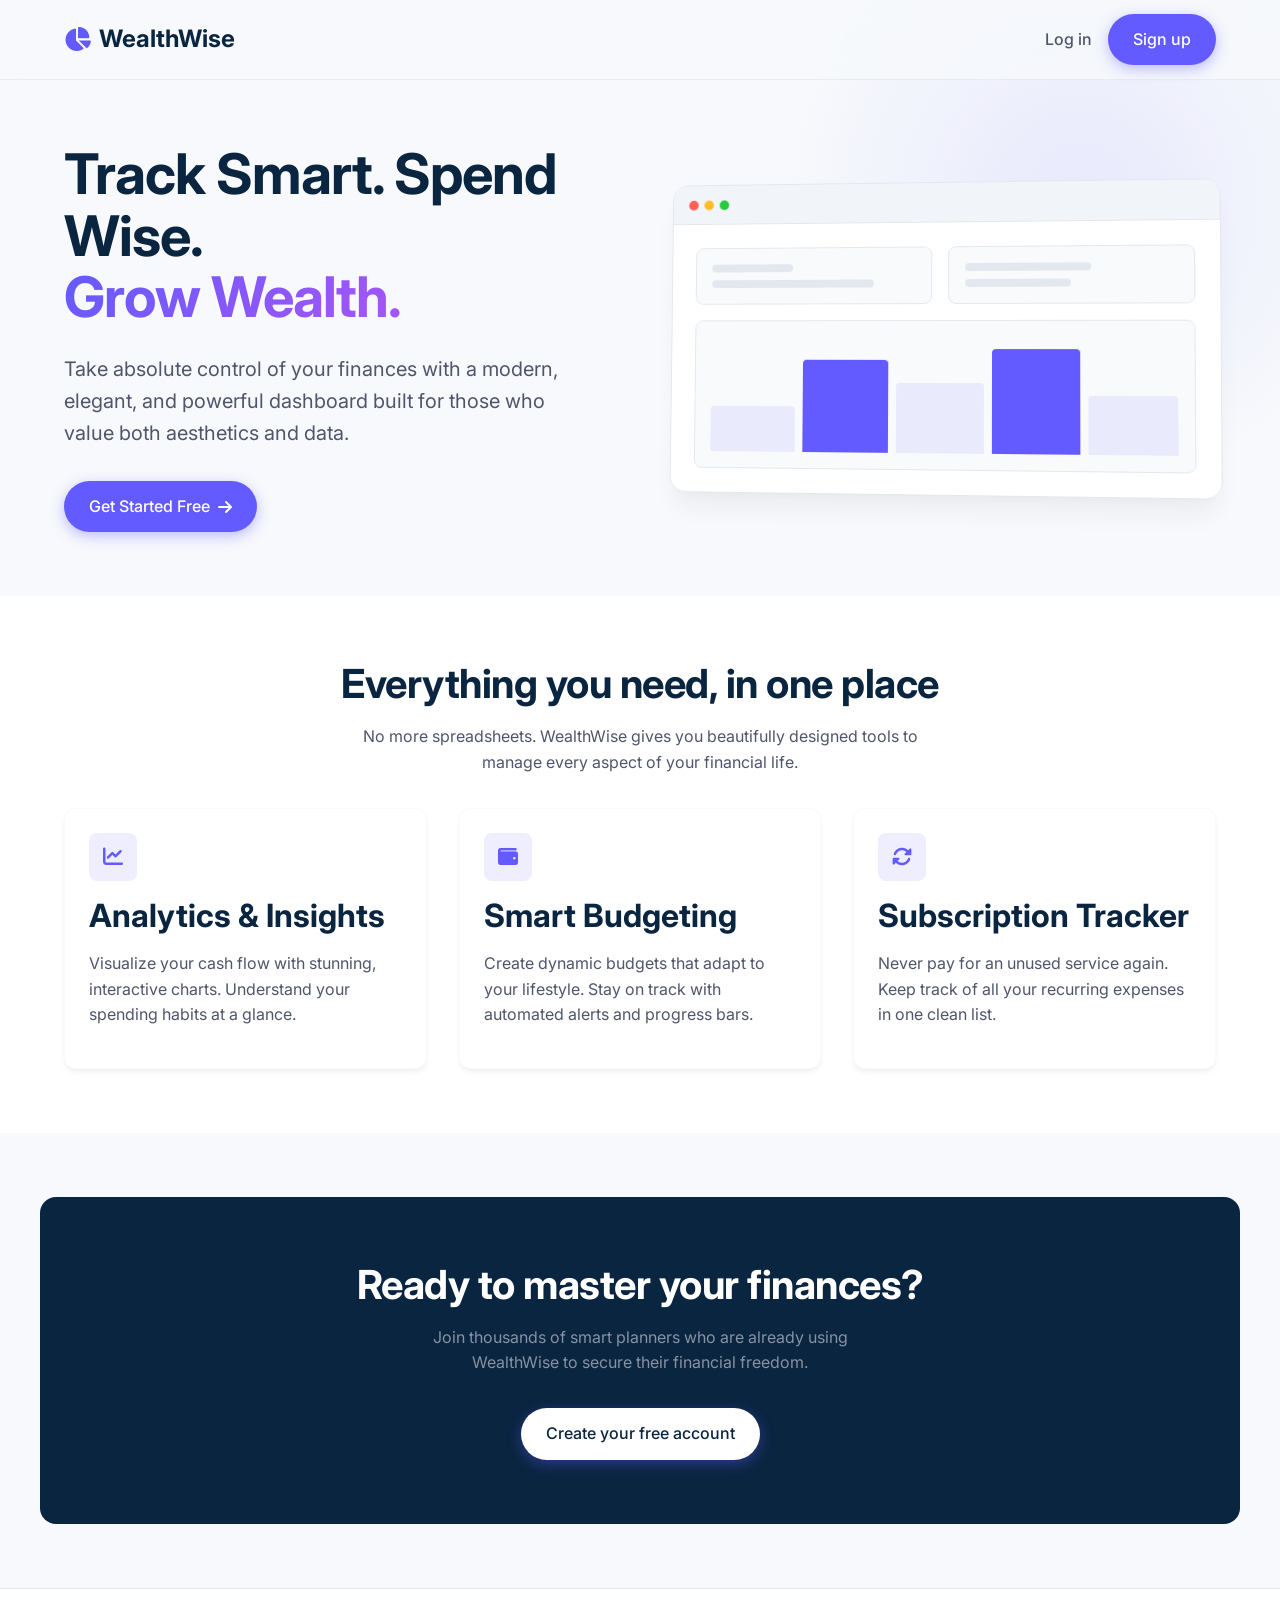
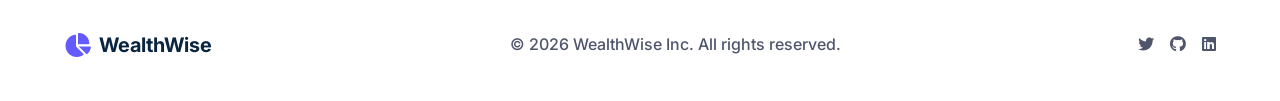
<file: index.html>
<!DOCTYPE html>
<html lang="en">
<!-- Meta & Stylesheets -->
<head>
    <meta charset="UTF-8">
    <meta name="viewport" content="width=device-width, initial-scale=1.0">
    <meta name="description"
        content="WealthWise - Track Smart. Spend Wise. Grow Wealth. A modern personal finance dashboard.">
    <title>WealthWise - Personal Finance Dashboard</title>
     <!-- Fonts & Icons -->
    <link rel="preconnect" href="https://fonts.googleapis.com">
    <link rel="preconnect" href="https://fonts.gstatic.com" crossorigin>
    <link href="https://fonts.googleapis.com/css2?family=Inter:wght@300;400;500;600;700&display=swap" rel="stylesheet">
    <link rel="stylesheet" href="https://cdnjs.cloudflare.com/ajax/libs/font-awesome/6.4.0/css/all.min.css">
    <!-- Local CSS -->
    <link rel="stylesheet" href="css/variables.css">
    <link rel="stylesheet" href="css/animations.css">
    <link rel="stylesheet" href="css/style.css">
    <link rel="stylesheet" href="css/components.css">
    <link rel="stylesheet" href="css/responsive.css">
    <link rel="stylesheet" href="css/landing.css">
</head>
<body>
    <!-- Top Navbar -->
    <header class="header">
        <div class="container flex items-center justify-between">
            <a href="index.html" class="logo">
                <i class="fa-solid fa-chart-pie logo-icon"></i>
                WealthWise
            </a>
            <div class="auth-buttons flex items-center gap-4">
                <a href="login.html" class="nav-link font-medium">Log in</a>
                <a href="signup.html" class="btn btn-primary shadow-sm">Sign up</a>
            </div>
        </div>
    </header>
     <!-- Hero Section -->
    <section class="hero">
        <div class="hero-background"></div>
        <div class="container hero-grid">
             <!-- Hero Copy -->
            <div class="hero-content animate-slide-up">
                <h1 class="hero-title">
                    Track Smart. Spend Wise. <br><span class="text-gradient">Grow Wealth.</span>
                </h1>
                <p class="hero-subtitle">
                    Take absolute control of your finances with a modern, elegant, and powerful dashboard built for
                    those who value both aesthetics and data.
                </p>
                <div class="hero-actions">
                    <a href="signup.html" class="btn btn-primary">
                        Get Started Free <i class="fa-solid fa-arrow-right"></i>
                    </a>
                </div>
            </div>
            <!-- Dashboard Preview Graphic -->
            <div class="dashboard-mockup animate-slide-up delay-200">
                <div class="mockup-window">
                    <div class="mockup-header">
                        <div class="mockup-dot dot-red"></div>
                        <div class="mockup-dot dot-yellow"></div>
                        <div class="mockup-dot dot-green"></div>
                    </div>
                    <div class="mockup-body">
                        <div class="flex gap-4">
                            <div class="mockup-card" style="flex: 1;">
                                <div class="mockup-bar" style="width: 40%"></div>
                                <div class="mockup-bar" style="width: 80%; margin-bottom: 0;"></div>
                            </div>
                            <div class="mockup-card" style="flex: 1;">
                                <div class="mockup-bar" style="width: 60%"></div>
                                <div class="mockup-bar" style="width: 50%; margin-bottom: 0;"></div>
                            </div>
                        </div>
                        <div class="mockup-card" style="height: 150px; display: flex; align-items: flex-end; gap: 8px;">
                            <div
                                style="width: 100%; background: var(--color-primary-light); height: 40%; border-radius: 4px 4px 0 0;">
                            </div>
                            <div
                                style="width: 100%; background: var(--color-primary); height: 80%; border-radius: 4px 4px 0 0;">
                            </div>
                            <div
                                style="width: 100%; background: var(--color-primary-light); height: 60%; border-radius: 4px 4px 0 0;">
                            </div>
                            <div
                                style="width: 100%; background: var(--color-primary); height: 90%; border-radius: 4px 4px 0 0;">
                            </div>
                            <div
                                style="width: 100%; background: var(--color-primary-light); height: 50%; border-radius: 4px 4px 0 0;">
                            </div>
                        </div>
                    </div>
                </div>
            </div>
        </div>
    </section>
    <!-- Features Section -->
    <section id="features" class="features">
        <div class="container">
            <div class="text-center mb-8 animate-slide-up delay-100">
                <h2>Everything you need, in one place</h2>
                <p class="text-muted" style="max-width: 600px; margin: 0 auto;">No more spreadsheets. WealthWise gives
                    you beautifully designed tools to manage every aspect of your financial life.</p>
            </div>
            <div class="grid grid-cols-3 gap-8 mt-8">
                <!-- Feature 1 -->
                <div class="card animate-slide-up delay-200">
                    <div class="feature-icon-wrapper">
                        <i class="fa-solid fa-chart-line"></i>
                    </div>
                    <h3>Analytics & Insights</h3>
                    <p>Visualize your cash flow with stunning, interactive charts. Understand your spending habits at a
                        glance.</p>
                </div>
                <!-- Feature 2 -->
                <div class="card animate-slide-up delay-300">
                    <div class="feature-icon-wrapper">
                        <i class="fa-solid fa-wallet"></i>
                    </div>
                    <h3>Smart Budgeting</h3>
                    <p>Create dynamic budgets that adapt to your lifestyle. Stay on track with automated alerts and
                        progress bars.</p>
                </div>
                 <!-- Feature 3 -->
                <div class="card animate-slide-up delay-400">
                    <div class="feature-icon-wrapper">
                        <i class="fa-solid fa-rotate"></i>
                    </div>
                    <h3>Subscription Tracker</h3>
                    <p>Never pay for an unused service again. Keep track of all your recurring expenses in one clean
                        list.</p>
                </div>
            </div>
        </div>
    </section>
     <!-- Call to Action -->
    <section class="cta-section animate-slide-up">
        <div class="container">
            <h2 class="mb-4">Ready to master your finances?</h2>
            <p class="mb-8"
                style="max-width: 500px; margin-left: auto; margin-right: auto; color: var(--color-text-light);">Join
                thousands of smart planners who are already using WealthWise to secure their financial freedom.</p>
            <a href="signup.html" class="btn btn-primary" style="background: white; color: var(--color-secondary);">
                Create your free account
            </a>
        </div>
    </section>
    <!-- Footer -->
    <footer class="footer">
        <div class="container footer-content">
            <div class="logo">
                <i class="fa-solid fa-chart-pie logo-icon"></i>
                <span style="font-size: 1.25rem;">WealthWise</span>
            </div>
            <div class="text-muted font-medium text-sm">
                &copy; 2026 WealthWise Inc. All rights reserved.
            </div>
            <div class="flex gap-4 text-muted">
                <a href="#" class="text-muted"><i class="fa-brands fa-twitter"></i></a>
                <a href="#" class="text-muted"><i class="fa-brands fa-github"></i></a>
                <a href="#" class="text-muted"><i class="fa-brands fa-linkedin"></i></a>
            </div>
        </div>
    </footer>
     <!-- Scripts -->
    <script src="js/helpers.js"></script>
    <script src="js/storage.js"></script>
    <script src="js/app.js"></script>
</body>
</html>
</file>
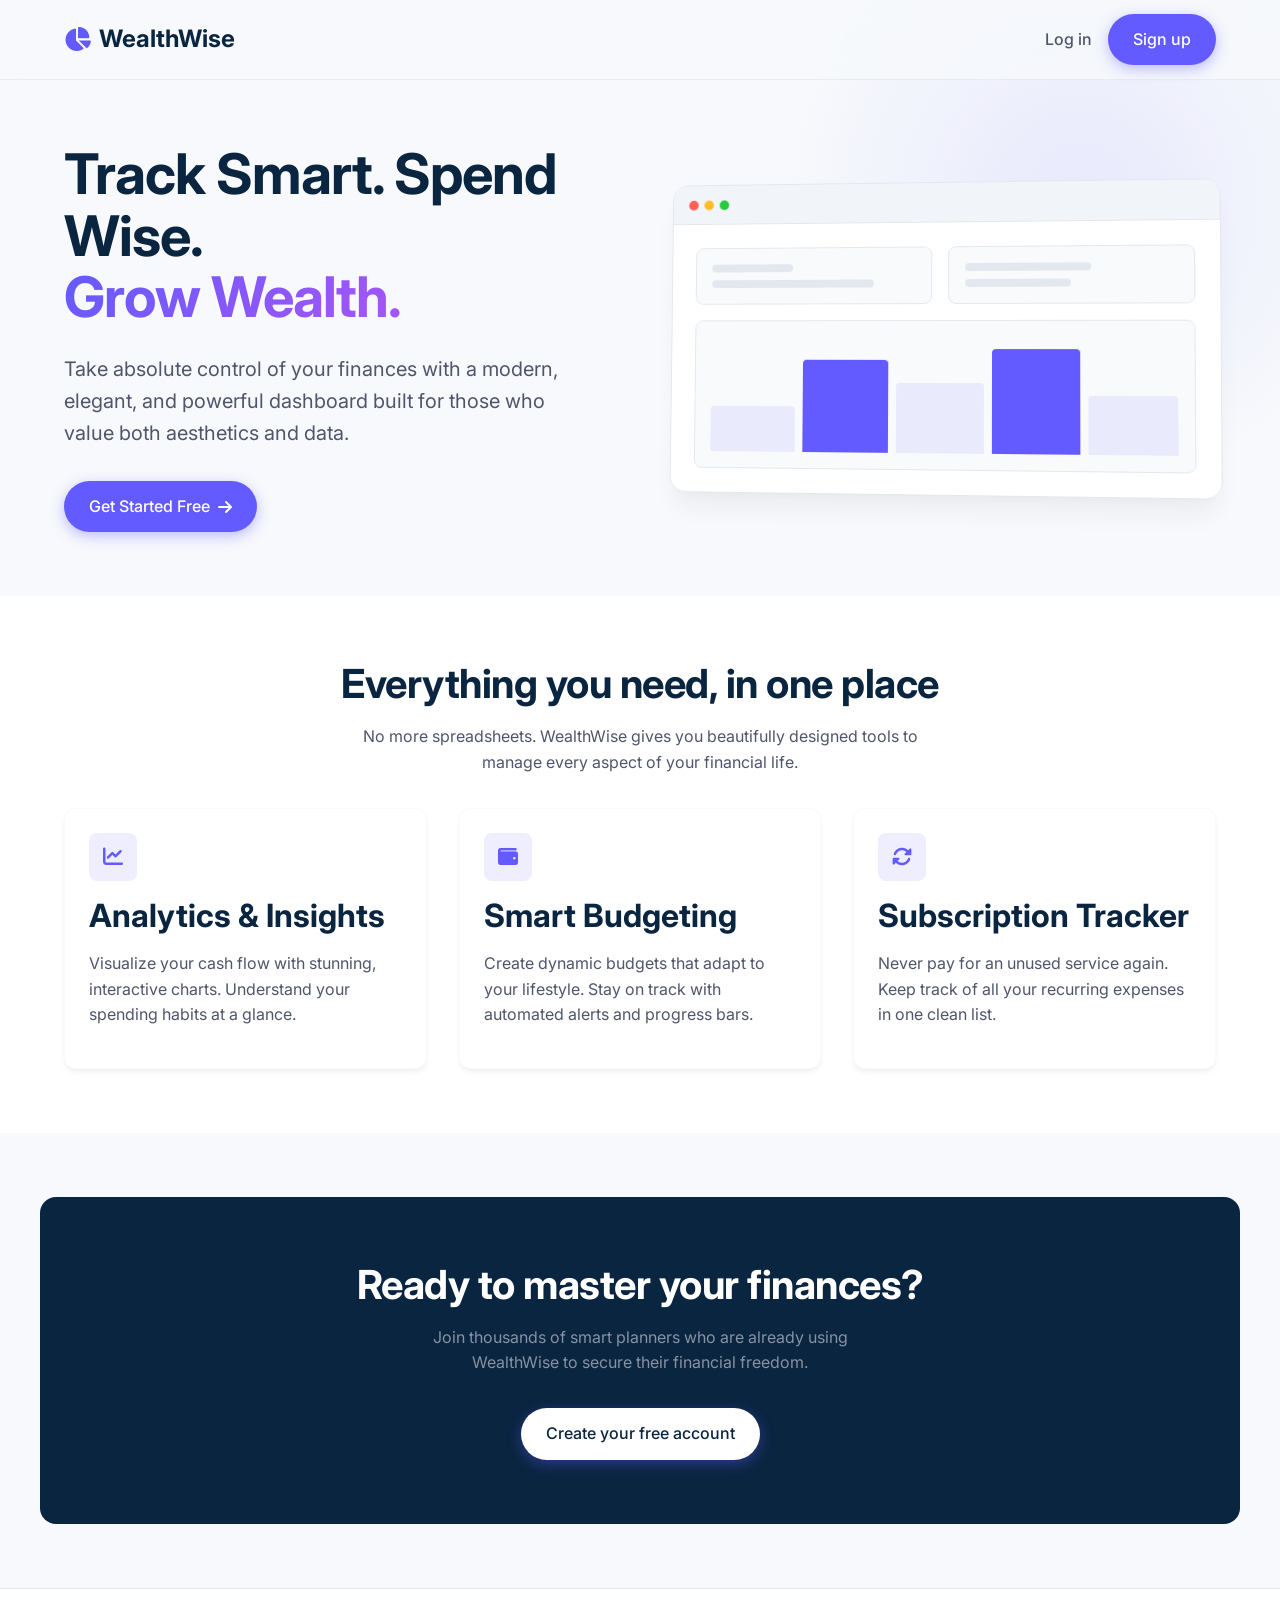
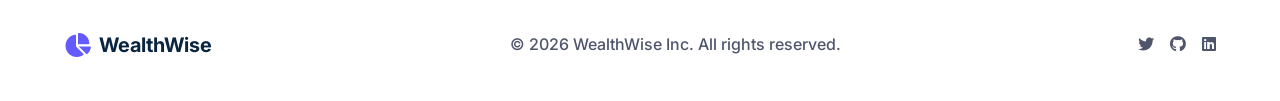
<file: analytics.html>
<!DOCTYPE html>
<html lang="en">
<!-- Meta & Stylesheets -->
<head>
    <meta charset="UTF-8">
    <meta name="viewport" content="width=device-width, initial-scale=1.0">
    <meta name="description" content="Analytics & Reports - WealthWise">
    <title>Analytics - WealthWise</title>
    <!-- Fonts & Icons -->
    <link rel="preconnect" href="https://fonts.googleapis.com">
    <link rel="preconnect" href="https://fonts.gstatic.com" crossorigin>
    <link href="https://fonts.googleapis.com/css2?family=Inter:wght@300;400;500;600;700&display=swap" rel="stylesheet">
    <link rel="stylesheet" href="https://cdnjs.cloudflare.com/ajax/libs/font-awesome/6.4.0/css/all.min.css">
     <!-- Local CSS -->
    <link rel="stylesheet" href="css/variables.css">
    <link rel="stylesheet" href="css/animations.css">
    <link rel="stylesheet" href="css/style.css">
    <link rel="stylesheet" href="css/components.css">
    <link rel="stylesheet" href="css/dashboard.css">
    <link rel="stylesheet" href="css/pages.css">
    <link rel="stylesheet" href="css/analytics.css">
</head>
<body>
    <div class="app-layout">
        <!-- Sidebar Navigation -->
        <aside class="sidebar">
            <div class="sidebar-header">
                <a href="index.html" class="sidebar-brand">
                    <i class="fa-solid fa-chart-pie"></i> WealthWise
                </a>
                <button id="close-sidebar-btn" class="close-sidebar-btn"><i class="fa-solid fa-xmark"></i></button>
            </div>
            <nav class="sidebar-nav">
                <div class="nav-section-title">Overview</div>
                <a href="dashboard.html" class="nav-item">
                    <i class="fa-solid fa-house"></i> Dashboard
                </a>
                <a href="analytics.html" class="nav-item active">
                    <i class="fa-solid fa-chart-line"></i> Analytics
                </a>
                <div class="nav-section-title" style="margin-top: 1.5rem;">Management</div>
                <a href="income.html" class="nav-item">
                    <i class="fa-solid fa-arrow-trend-up"></i> Income
                </a>
                <a href="expenses.html" class="nav-item">
                    <i class="fa-solid fa-arrow-trend-down"></i> Expenses
                </a>
                <a href="budget.html" class="nav-item">
                    <i class="fa-solid fa-wallet"></i> Budget Planner
                </a>
                <div class="nav-section-title" style="margin-top: 1.5rem;">Tools</div>
                <a href="todo.html" class="nav-item">
                    <i class="fa-solid fa-check-square"></i> Finance Tasks
                </a>
                <a href="calendar.html" class="nav-item">
                    <i class="fa-solid fa-calendar"></i> Calendar
                </a>
                <a href="settings.html" class="nav-item" style="margin-top: 1.5rem;">
                    <i class="fa-solid fa-gear"></i> Settings
                </a>
            </nav>
             <!-- User Profile Footer -->
            <div class="sidebar-footer">
                <div class="user-profile">
                    <div class="user-avatar">JD</div>
                    <div class="user-info">
                        <div class="user-name">John Doe</div>
                        <div class="user-email">john.doe@example.com</div>
                    </div>
                </div>
            </div>
        </aside>
        <!-- Main Content Area -->
        <main class="main-content">
            <!-- Top Navbar -->
            <header class="top-navbar">
                <button id="mobile-menu-btn" class="mobile-menu-btn">
                    <i class="fa-solid fa-bars"></i>
                </button>
                <div class="nav-actions">
                    <button class="action-btn">
                        <i class="fa-solid fa-moon"></i>
                    </button>
                    <div class="user-avatar" style="width: 36px; height: 36px; cursor: pointer; font-size: 14px;">JD</div>
                </div>
            </header>
            <div class="dashboard-container">
                <!-- Page Header -->
                <div class="page-header animate-slide-up">
                    <div>
                        <h1 style="margin-bottom: 0.25rem;">Analytics & Reports</h1>
                        <p class="text-muted" style="margin-bottom: 0;">Deep dive into your financial data.</p>
                    </div>
                    <div class="flex gap-4">
                        <button class="btn btn-secondary"><i class="fa-solid fa-download"></i> Download Report</button>
                    </div>
                </div>
                <!-- Cash Flow Comparison Card -->
                <div class="card animate-slide-up delay-100 mb-8" style="padding: var(--spacing-6);">
                    <div class="chart-header" style="margin-bottom: var(--spacing-6);">
                        <div>
                            <h3 class="chart-title" style="color: var(--color-secondary);">Current Month Cash Flow</h3>
                            <p class="text-muted text-xs" style="margin-bottom:0;">Total Income vs Expenses for this month</p>
                        </div>
                    </div>
                    <div class="flex-col gap-6" style="padding: 0 var(--spacing-4);">
                        <div>
                            <div class="flex justify-between items-center text-sm mb-2">
                                <span class="font-medium text-main">Total Income</span>
                                <span class="font-bold" style="color: var(--color-success);" id="analytics-income-label">₹0.00</span>
                            </div>
                            <div class="progress-container" style="height: 24px; background: rgba(0, 217, 36, 0.1); margin-bottom: 0;">
                                <div id="analytics-income-bar" class="progress-bar" style="width: 0%; background: var(--color-success); transition: width 1s ease-out;"></div>
                            </div>
                        </div>
                        <div>
                            <div class="flex justify-between items-center text-sm mb-2">
                                <span class="font-medium text-main">Total Expenses</span>
                                <span class="font-bold" style="color: var(--color-danger);" id="analytics-expense-label">₹0.00</span>
                            </div>
                            <div class="progress-container" style="height: 24px; background: rgba(255, 66, 66, 0.1); margin-bottom: 0;">
                                <div id="analytics-expense-bar" class="progress-bar" style="width: 0%; background: var(--color-danger); transition: width 1s ease-out;"></div>
                            </div>
                        </div>
                    </div>
                </div>
                <!-- Donut Chart & Top Merchants -->
                <div class="grid grid-cols-2 gap-8 animate-slide-up delay-200">
                    <!-- Donut Chart -->
                    <div class="card">
                        <h3 class="chart-title mb-6" style="color: var(--color-secondary);">Expense Distribution</h3>
                        <div class="flex flex-col items-center gap-8">
                            <div class="donut-chart mt-4">
                                <div class="donut-hole">
                                    <span class="text-muted text-xs">Total</span>
                                    <span class="metric-value" style="font-size: var(--font-size-xl); margin:0;">₹3,420</span>
                                </div>
                            </div>
                            <div class="legend-list" style="width: 100%;">
                                <div class="legend-item">
                                    <div><span class="legend-color" style="background: var(--color-primary);"></span> Housing</div>
                                    <span class="font-medium text-main">40% (₹1,800)</span>
                                </div>
                                <div class="legend-item">
                                    <div><span class="legend-color" style="background: var(--color-warning);"></span> Food & Dining</div>
                                    <span class="font-medium text-main">25% (₹680)</span>
                                </div>
                                <div class="legend-item">
                                    <div><span class="legend-color" style="background: var(--color-danger);"></span> Entertainment</div>
                                    <span class="font-medium text-main">20% (₹320)</span>
                                </div>
                                <div class="legend-item">
                                    <div><span class="legend-color" style="background: #e2e8f0;"></span> Other</div>
                                    <span class="font-medium text-main">15% (₹620)</span>
                                </div>
                            </div>
                        </div>
                    </div>
                    <!-- Top Merchants List -->
                    <div class="card">
                        <h3 class="chart-title mb-6" style="color: var(--color-secondary);">Top Merchants</h3>
                        <div class="flex flex-col gap-6">
                            <div>
                                <div class="flex justify-between items-center text-sm mb-2">
                                    <div class="flex items-center gap-3">
                                        <i class="fa-solid fa-building-columns text-muted" style="width: 20px; text-align: center;"></i>
                                        <span class="font-medium text-main">Downtown Apartments</span>
                                    </div>
                                    <span class="font-medium text-main">₹1,800.00</span>
                                </div>
                                <div class="progress-container" style="margin: 0; background: var(--color-bg-body);">
                                    <div class="progress-bar bg-primary" style="width: 52%;"></div>
                                </div>
                            </div>
                            <div>
                                <div class="flex justify-between items-center text-sm mb-2">
                                    <div class="flex items-center gap-3">
                                        <i class="fa-solid fa-cart-shopping text-muted" style="width: 20px; text-align: center;"></i>
                                        <span class="font-medium text-main">Whole Foods</span>
                                    </div>
                                    <span class="font-medium text-main">₹450.00</span>
                                </div>
                                <div class="progress-container" style="margin: 0; background: var(--color-bg-body);">
                                    <div class="progress-bar bg-warning" style="width: 15%;"></div>
                                </div>
                            </div>
                            <div>
                                <div class="flex justify-between items-center text-sm mb-2">
                                    <div class="flex items-center gap-3">
                                        <i class="fa-solid fa-gas-pump text-muted" style="width: 20px; text-align: center;"></i>
                                        <span class="font-medium text-main">Shell Station</span>
                                    </div>
                                    <span class="font-medium text-main">₹180.00</span>
                                </div>
                                <div class="progress-container" style="margin: 0; background: var(--color-bg-body);">
                                    <div class="progress-bar" style="width: 8%; background: #0ea5e9;"></div>
                                </div>
                            </div>
                            <div>
                                <div class="flex justify-between items-center text-sm mb-2">
                                    <div class="flex items-center gap-3">
                                        <i class="fa-solid fa-bolt text-muted" style="width: 20px; text-align: center;"></i>
                                        <span class="font-medium text-main">Electric Utility</span>
                                    </div>
                                    <span class="font-medium text-main">₹145.00</span>
                                </div>
                                <div class="progress-container" style="margin: 0; background: var(--color-bg-body);">
                                    <div class="progress-bar" style="width: 7%; background: #8b5cf6;"></div>
                                </div>
                            </div>
                            <div>
                                <div class="flex justify-between items-center text-sm mb-2">
                                    <div class="flex items-center gap-3">
                                        <i class="fa-brands fa-apple text-muted" style="width: 20px; text-align: center;"></i>
                                        <span class="font-medium text-main">Apple Services</span>
                                    </div>
                                    <span class="font-medium text-main">₹65.00</span>
                                </div>
                                <div class="progress-container" style="margin: 0; background: var(--color-bg-body);">
                                    <div class="progress-bar" style="width: 3%; background: #64748b;"></div>
                                </div>
                            </div>
                        </div>
                    </div>
                </div>
            </div>
        </main>
    </div>
     <!-- Scripts -->
    <script src="js/helpers.js"></script>
    <script src="js/storage.js"></script>
    <script src="js/app.js"></script>
    <script src="js/theme.js"></script>
    <script src="js/analytics.js"></script>
    <script src="js/export.js"></script>
</body>
</html>
</file>
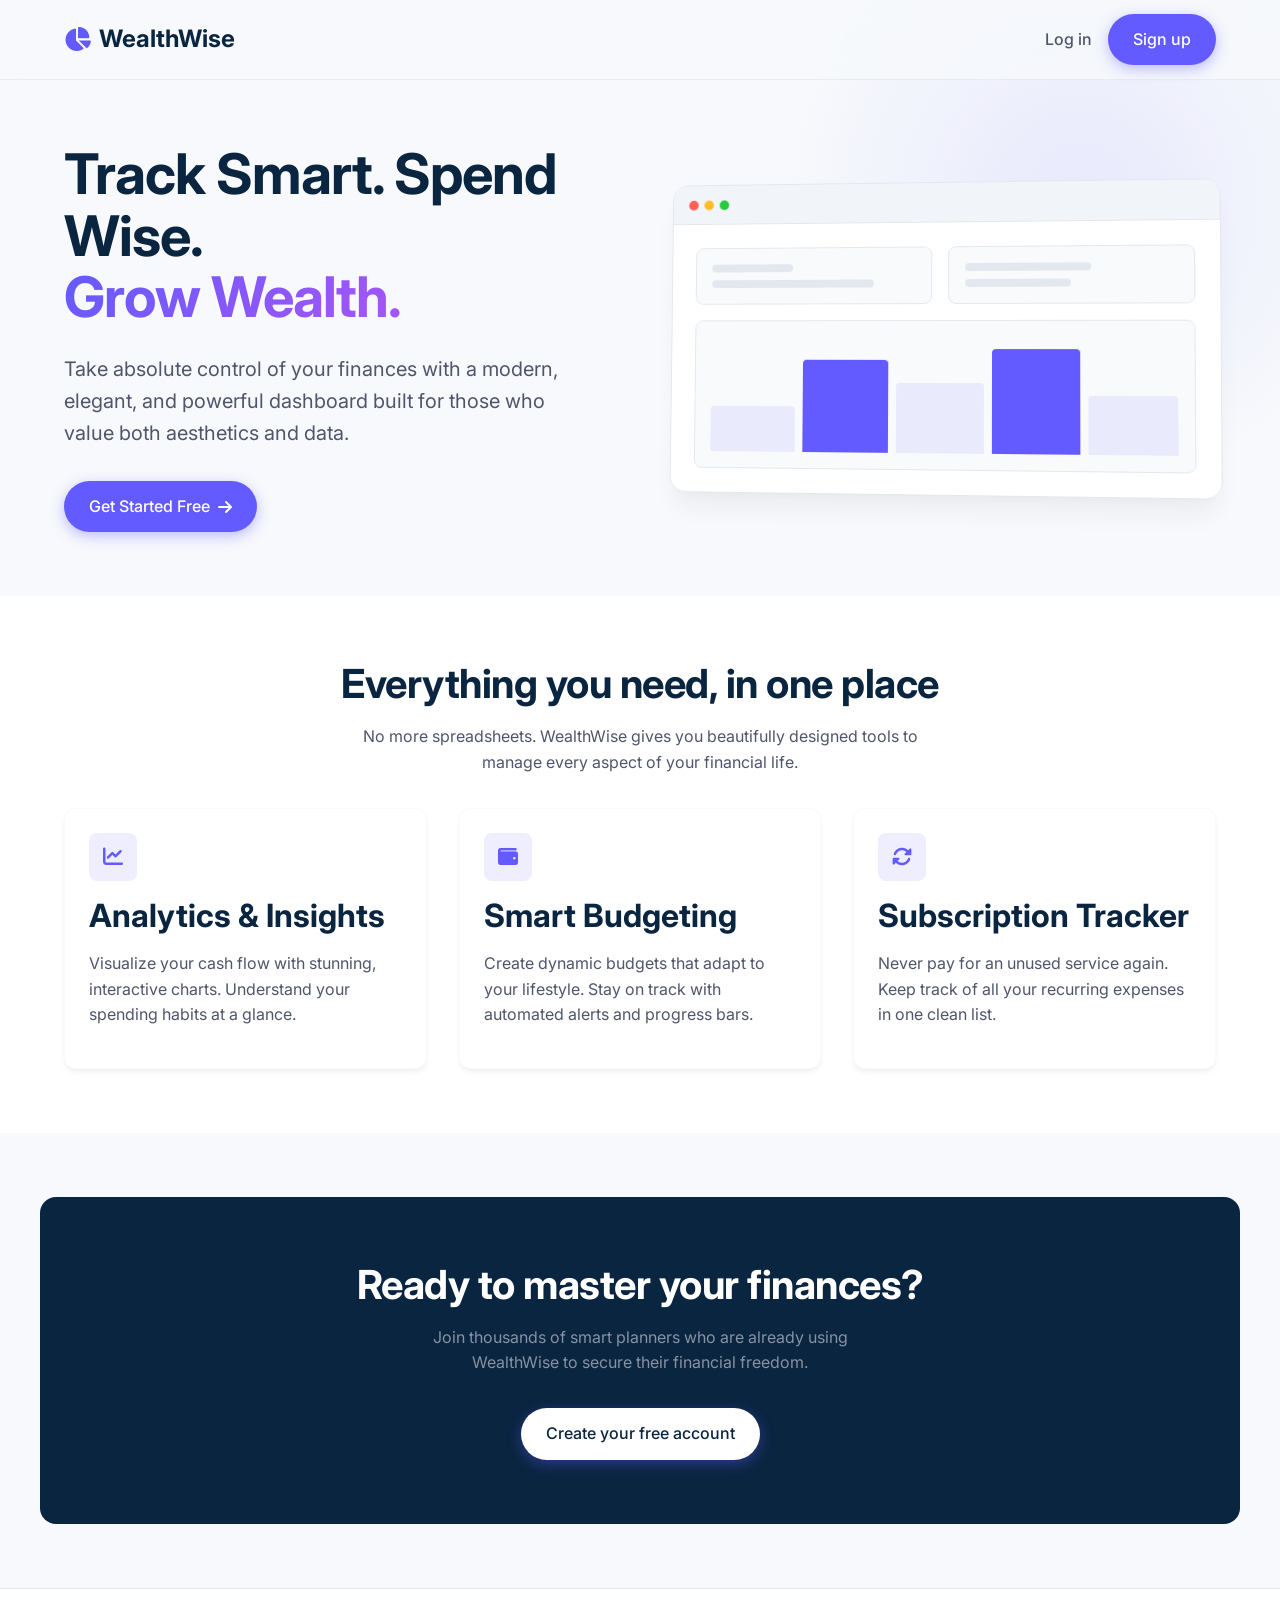
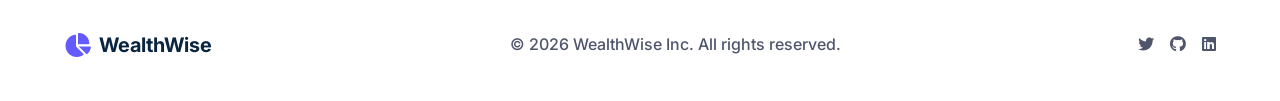
<file: budget.html>
<!DOCTYPE html>
<html lang="en">
<!-- Meta & Stylesheets -->
<head>
    <meta charset="UTF-8">
    <meta name="viewport" content="width=device-width, initial-scale=1.0">
    <meta name="description" content="Budget Planner - WealthWise">
    <title>Budget Planner - WealthWise</title>
    <!-- Fonts & Icons -->
    <link rel="preconnect" href="https://fonts.googleapis.com">
    <link rel="preconnect" href="https://fonts.gstatic.com" crossorigin>
    <link href="https://fonts.googleapis.com/css2?family=Inter:wght@300;400;500;600;700&display=swap" rel="stylesheet">
    <link rel="stylesheet" href="https://cdnjs.cloudflare.com/ajax/libs/font-awesome/6.4.0/css/all.min.css">
    <!-- Local CSS -->
    <link rel="stylesheet" href="css/variables.css">
    <link rel="stylesheet" href="css/animations.css">
    <link rel="stylesheet" href="css/style.css">
    <link rel="stylesheet" href="css/components.css">
    <link rel="stylesheet" href="css/dashboard.css">
    <link rel="stylesheet" href="css/pages.css">
</head>
<body>
    <div class="app-layout">
        <!-- Sidebar Navigation -->
        <aside class="sidebar">
            <div class="sidebar-header">
                <a href="index.html" class="sidebar-brand">
                    <i class="fa-solid fa-chart-pie"></i> WealthWise
                </a>
                <button id="close-sidebar-btn" class="close-sidebar-btn"><i class="fa-solid fa-xmark"></i></button>
            </div>
            <nav class="sidebar-nav">
                <div class="nav-section-title">Overview</div>
                <a href="dashboard.html" class="nav-item">
                    <i class="fa-solid fa-house"></i> Dashboard
                </a>
                <a href="analytics.html" class="nav-item">
                    <i class="fa-solid fa-chart-line"></i> Analytics
                </a>
                <div class="nav-section-title" style="margin-top: 1.5rem;">Management</div>
                <a href="income.html" class="nav-item">
                    <i class="fa-solid fa-arrow-trend-up"></i> Income
                </a>
                <a href="expenses.html" class="nav-item">
                    <i class="fa-solid fa-arrow-trend-down"></i> Expenses
                </a>
                <a href="budget.html" class="nav-item active">
                    <i class="fa-solid fa-wallet"></i> Budget Planner
                </a>
                <div class="nav-section-title" style="margin-top: 1.5rem;">Tools</div>
                <a href="todo.html" class="nav-item">
                    <i class="fa-solid fa-check-square"></i> Finance Tasks
                </a>
                <a href="calendar.html" class="nav-item">
                    <i class="fa-solid fa-calendar"></i> Calendar
                </a>
                <a href="settings.html" class="nav-item" style="margin-top: 1.5rem;">
                    <i class="fa-solid fa-gear"></i> Settings
                </a>
            </nav>
            <!-- User Footer -->
            <div class="sidebar-footer">
                <div class="user-profile">
                    <div class="user-avatar">JD</div>
                    <div class="user-info">
                        <div class="user-name">John Doe</div>
                        <div class="user-email">john.doe@example.com</div>
                    </div>
                </div>
            </div>
        </aside>
        <!-- Main Content Area -->
        <main class="main-content">
            <!-- Top Navbar -->
            <header class="top-navbar">
                <button id="mobile-menu-btn" class="mobile-menu-btn">
                    <i class="fa-solid fa-bars"></i>
                </button>
                <div class="nav-actions">
                    <button class="action-btn">
                        <i class="fa-solid fa-moon"></i>
                    </button>
                    <div class="user-avatar" style="width: 36px; height: 36px; cursor: pointer; font-size: 14px;">JD</div>
                </div>
            </header>
            <div class="dashboard-container">
                <!-- Page Header -->
                <div class="page-header animate-slide-up">
                    <div>
                        <h1 style="margin-bottom: 0.25rem;">Budget Planner</h1>
                        <p class="text-muted" style="margin-bottom: 0;">Stay on track and save more money.</p>
                    </div>
                    <button class="btn btn-primary"><i class="fa-solid fa-plus"></i> Create Budget</button>
                </div>
                 <!-- Budget Summary Metrics -->
                <div class="page-summary-grid animate-slide-up delay-100">
                    <div class="card metric-card">
                        <div class="metric-header">
                            <span class="metric-title">Monthly Budget</span>
                            <div class="metric-icon icon-primary"><i class="fa-solid fa-vault"></i></div>
                        </div>
                        <div class="metric-value">₹5,000.00</div>
                    </div>
                    <div class="card metric-card">
                        <div class="metric-header">
                            <span class="metric-title">Total Spent</span>
                            <div class="metric-icon icon-danger"><i class="fa-solid fa-fire"></i></div>
                        </div>
                        <div class="metric-value">₹3,420.20</div>
                    </div>
                    <div class="card metric-card">
                        <div class="metric-header">
                            <span class="metric-title">Remaining</span>
                            <div class="metric-icon icon-success"><i class="fa-solid fa-piggy-bank"></i></div>
                        </div>
                        <div class="metric-value">₹1,579.80</div>
                    </div>
                </div>
                <!-- Category Breakdown Grid -->
                <div class="chart-header animate-slide-up delay-200 mt-8 mb-4">
                    <h3 class="chart-title" style="margin: 0; color: var(--color-secondary);">Category Breakdown</h3>
                </div>
                <div class="grid grid-cols-3 gap-6 animate-slide-up delay-300">
                    <div class="card">
                        <div class="flex justify-between items-center mb-4">
                            <div class="flex items-center gap-3">
                                <div class="metric-icon icon-primary" style="width:36px; height:36px; font-size:1rem;"><i class="fa-solid fa-house"></i></div>
                                <div>
                                    <h4 style="margin:0; font-size:var(--font-size-sm); color:var(--color-secondary);">Housing & Rent</h4>
                                    <span class="status-pill status-success" style="font-size:9px; padding:2px 8px; margin-top:4px;">On Track</span>
                                </div>
                            </div>
                            <button class="action-btn" style="width:32px; height:32px;"><i class="fa-solid fa-ellipsis"></i></button>
                        </div>
                        <div class="progress-container">
                            <div class="progress-bar bg-success" style="width: 90%;"></div>
                        </div>
                        <div class="budget-stats">
                            <span>Spent: ₹1,800</span>
                            <span class="font-medium" style="color:var(--color-secondary);">Total: ₹2,000</span>
                        </div>
                    </div>
                    <div class="card">
                        <div class="flex justify-between items-center mb-4">
                            <div class="flex items-center gap-3">
                                <div class="metric-icon icon-warning" style="width:36px; height:36px; font-size:1rem;"><i class="fa-solid fa-utensils"></i></div>
                                <div>
                                    <h4 style="margin:0; font-size:var(--font-size-sm); color:var(--color-secondary);">Food & Dining</h4>
                                    <span class="status-pill status-warning" style="font-size:9px; padding:2px 8px; margin-top:4px;">Near Limit</span>
                                </div>
                            </div>
                            <button class="action-btn" style="width:32px; height:32px;"><i class="fa-solid fa-ellipsis"></i></button>
                        </div>
                        <div class="progress-container">
                            <div class="progress-bar bg-warning" style="width: 85%;"></div>
                        </div>
                        <div class="budget-stats">
                            <span>Spent: ₹680</span>
                            <span class="font-medium" style="color:var(--color-secondary);">Total: ₹800</span>
                        </div>
                    </div>
                    <div class="card">
                        <div class="flex justify-between items-center mb-4">
                            <div class="flex items-center gap-3">
                                <div class="metric-icon icon-danger" style="width:36px; height:36px; font-size:1rem;"><i class="fa-solid fa-film"></i></div>
                                <div>
                                    <h4 style="margin:0; font-size:var(--font-size-sm); color:var(--color-secondary);">Entertainment</h4>
                                    <span class="status-pill status-danger" style="font-size:9px; padding:2px 8px; margin-top:4px;">Over Budget</span>
                                </div>
                            </div>
                            <button class="action-btn" style="width:32px; height:32px;"><i class="fa-solid fa-ellipsis"></i></button>
                        </div>
                        <div class="progress-container">
                            <div class="progress-bar bg-danger" style="width: 100%;"></div>
                        </div>
                        <div class="budget-stats">
                            <span style="color:var(--color-danger);">Spent: ₹320</span>
                            <span class="font-medium" style="color:var(--color-secondary);">Total: ₹300</span>
                        </div>
                    </div>
                    <div class="card">
                        <div class="flex justify-between items-center mb-4">
                            <div class="flex items-center gap-3">
                                <div class="metric-icon" style="background:#e0f2fe; color:#0284c7; width:36px; height:36px; font-size:1rem;"><i class="fa-solid fa-car"></i></div>
                                <div>
                                    <h4 style="margin:0; font-size:var(--font-size-sm); color:var(--color-secondary);">Transportation</h4>
                                    <span class="status-pill status-success" style="font-size:9px; padding:2px 8px; margin-top:4px;">On Track</span>
                                </div>
                            </div>
                            <button class="action-btn" style="width:32px; height:32px;"><i class="fa-solid fa-ellipsis"></i></button>
                        </div>
                        <div class="progress-container">
                            <div class="progress-bar bg-success" style="width: 45%;"></div>
                        </div>
                        <div class="budget-stats">
                            <span>Spent: ₹180</span>
                            <span class="font-medium" style="color:var(--color-secondary);">Total: ₹400</span>
                        </div>
                    </div>
                </div>
            </div>
            <!-- Create / Edit Budget Modal -->
            <div id="budget-modal" class="modal" style="display: none; position: fixed; inset: 0; background: rgba(0,0,0,0.5); align-items: center; justify-content: center; z-index: 1000;">
                <div class="modal-content animate-slide-up" style="background: white; padding: 24px; border-radius: 12px; width: 100%; max-width: 400px;">
                    <div style="display: flex; justify-content: space-between; margin-bottom: 16px;">
                        <h3 id="budget-modal-title" style="margin: 0;">Create Budget</h3>
                        <button id="close-budget-btn" style="background:none; border:none; cursor:pointer;"><i class="fa-solid fa-xmark"></i></button>
                    </div>
                    <form id="budget-form">
                        <div class="form-group" style="margin-bottom: 16px;">
                            <label class="form-label">Category Name</label>
                            <select id="budget-category" class="form-control" required style="padding: 10px; font-size: 15px;">
                            <option value="" disabled selected>Select a Category...</option>
                            <optgroup label="Expenses & Budgets">
                                <option value="Housing">Housing</option>
                                <option value="Food & Dining">Food & Dining</option>
                                <option value="Transportation">Transportation</option>
                                <option value="Entertainment">Entertainment</option>
                                <option value="Utilities">Utilities</option>
                                <option value="Healthcare">Healthcare</option>
                                <option value="Personal">Personal</option>
                                <option value="Savings">Savings</option>
                                <option value="Other">Other</option>
                            </optgroup>
                            </select>
                        </div>
                        <div class="form-group" style="margin-bottom: 24px;">
                            <label class="form-label">Monthly Limit</label>
                            <input type="number" id="budget-limit" class="form-control" placeholder="e.g. 1500" required>
                        </div>
                        <input type="hidden" id="edit-budget-id" value="">
                        <button type="submit" class="btn btn-primary" style="width: 100%;">Save Budget</button>
                        <button type="button" id="delete-budget-btn" class="btn" style="width: 100%; margin-top: 12px; background: transparent; color: var(--color-danger); border: 1px solid var(--color-danger); display: none;">Delete Budget</button>
                    </form>
                </div>
            </div>
        </main>
    </div>
    <!-- Scripts -->
    <script src="js/helpers.js"></script>
    <script src="js/storage.js"></script>
    <script src="js/app.js"></script>
    <script src="js/theme.js"></script>
    <script src="js/budget.js"></script>
</body>
</html>
</file>
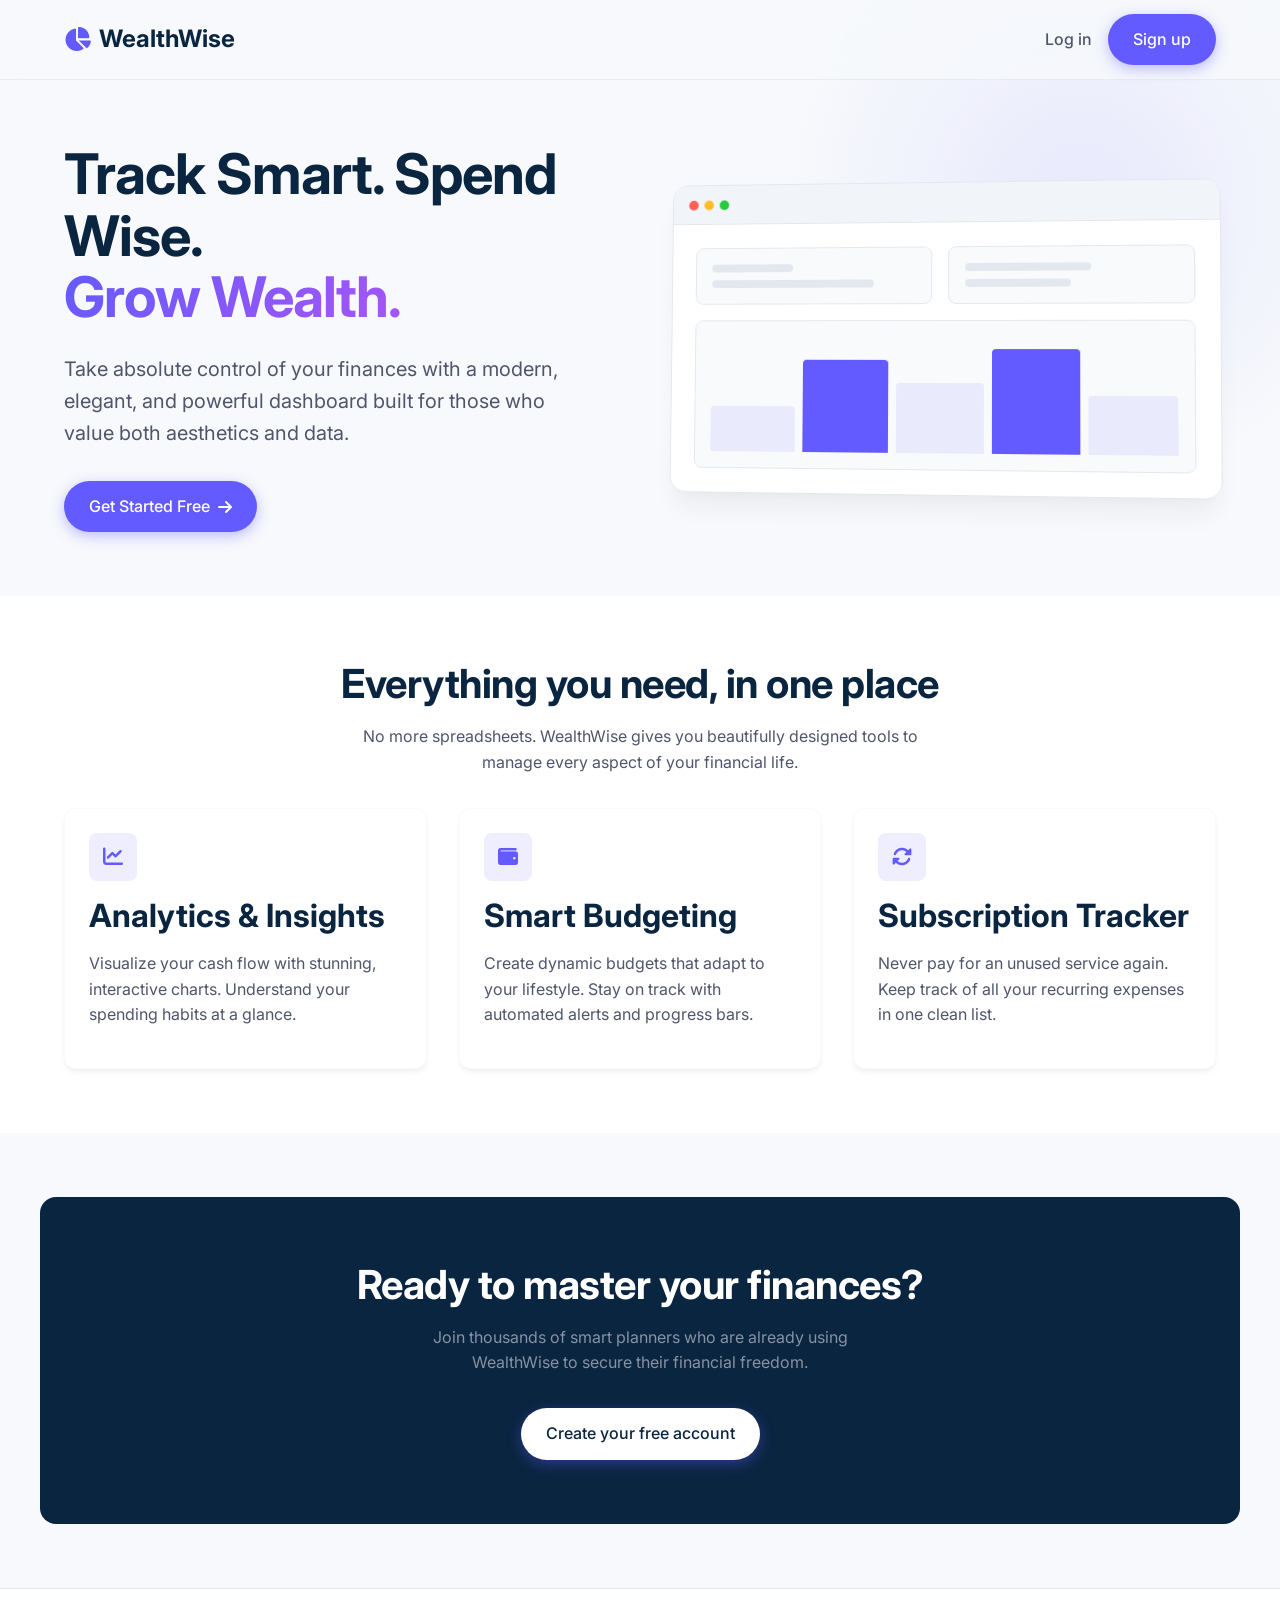
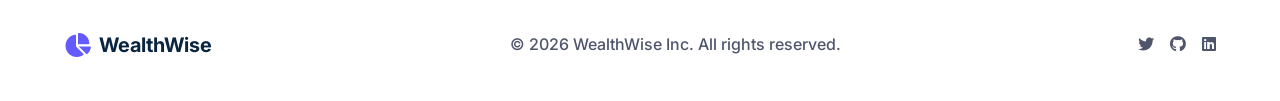
<file: calendar.html>
<!DOCTYPE html>
<html lang="en">
<!-- Meta & Stylesheets -->
<head>
    <meta charset="UTF-8">
    <meta name="viewport" content="width=device-width, initial-scale=1.0">
    <meta name="description" content="Financial Calendar - WealthWise">
    <title>Calendar - WealthWise</title>
    <!-- Fonts & Icons -->
    <link rel="preconnect" href="https://fonts.googleapis.com">
    <link rel="preconnect" href="https://fonts.gstatic.com" crossorigin>
    <link href="https://fonts.googleapis.com/css2?family=Inter:wght@300;400;500;600;700&display=swap" rel="stylesheet">
    <link rel="stylesheet" href="https://cdnjs.cloudflare.com/ajax/libs/font-awesome/6.4.0/css/all.min.css">
    <!-- Local CSS -->
    <link rel="stylesheet" href="css/variables.css">
    <link rel="stylesheet" href="css/animations.css">
    <link rel="stylesheet" href="css/style.css">
    <link rel="stylesheet" href="css/components.css">
    <link rel="stylesheet" href="css/dashboard.css">
    <link rel="stylesheet" href="css/pages.css">
    <link rel="stylesheet" href="css/calendar.css">
</head>
<body>
    <div class="app-layout">
        <!-- Sidebar Navigation -->
        <aside class="sidebar">
            <div class="sidebar-header">
                <a href="index.html" class="sidebar-brand">
                    <i class="fa-solid fa-chart-pie"></i> WealthWise
                </a>
                <button id="close-sidebar-btn" class="close-sidebar-btn"><i class="fa-solid fa-xmark"></i></button>
            </div>
            <nav class="sidebar-nav">
                <div class="nav-section-title">Overview</div>
                <a href="dashboard.html" class="nav-item">
                    <i class="fa-solid fa-house"></i> Dashboard
                </a>
                <a href="analytics.html" class="nav-item">
                    <i class="fa-solid fa-chart-line"></i> Analytics
                </a>
                <div class="nav-section-title" style="margin-top: 1.5rem;">Management</div>
                <a href="income.html" class="nav-item">
                    <i class="fa-solid fa-arrow-trend-up"></i> Income
                </a>
                <a href="expenses.html" class="nav-item">
                    <i class="fa-solid fa-arrow-trend-down"></i> Expenses
                </a>
                <a href="budget.html" class="nav-item">
                    <i class="fa-solid fa-wallet"></i> Budget Planner
                </a>
                <div class="nav-section-title" style="margin-top: 1.5rem;">Tools</div>
                <a href="todo.html" class="nav-item">
                    <i class="fa-solid fa-check-square"></i> Finance Tasks
                </a>
                <a href="calendar.html" class="nav-item active">
                    <i class="fa-solid fa-calendar"></i> Calendar
                </a>
                <a href="settings.html" class="nav-item" style="margin-top: 1.5rem;">
                    <i class="fa-solid fa-gear"></i> Settings
                </a>
            </nav>
            <!-- User Footer -->
            <div class="sidebar-footer">
                <div class="user-profile">
                    <div class="user-avatar">JD</div>
                    <div class="user-info">
                        <div class="user-name">John Doe</div>
                        <div class="user-email">john.doe@example.com</div>
                    </div>
                </div>
            </div>
        </aside>
        <!-- Main Content Area -->
        <main class="main-content">
            <!-- Top Navbar -->
            <header class="top-navbar">
                <button id="mobile-menu-btn" class="mobile-menu-btn">
                    <i class="fa-solid fa-bars"></i>
                </button>
                <div class="nav-actions">
                    <button class="action-btn">
                        <i class="fa-solid fa-moon"></i>
                    </button>
                    <div class="user-avatar" style="width: 36px; height: 36px; cursor: pointer; font-size: 14px;">JD</div>
                </div>
            </header>
            <div class="dashboard-container">
                <!-- Page Header -->
                <div class="page-header animate-slide-up">
                    <div>
                        <h1 style="margin-bottom: 0.25rem;">Financial Calendar</h1>
                        <p class="text-muted" style="margin-bottom: 0;">Visualize your cash flow schedule.</p>
                    </div>
                </div>
                !-- Interactive 7-Column Calendar -->
                <div class="calendar-wrapper animate-slide-up delay-100">
                    <div class="calendar-controls">
                        <h2 class="calendar-title">
                            October 2026
                        </h2>
                        <div class="flex gap-2">
                            <button class="calendar-nav-btn"><i class="fa-solid fa-chevron-left"></i></button>
                            <button class="btn btn-secondary" style="padding: 4px 12px; margin: 0 4px;">Today</button>
                            <button class="calendar-nav-btn"><i class="fa-solid fa-chevron-right"></i></button>
                        </div>
                    </div>
                    <!-- Calendar Days Grid -->
                    <div class="calendar-grid">
                        <div class="calendar-header-day">Sun</div>
                        <div class="calendar-header-day">Mon</div>
                        <div class="calendar-header-day">Tue</div>
                        <div class="calendar-header-day">Wed</div>
                        <div class="calendar-header-day">Thu</div>
                        <div class="calendar-header-day">Fri</div>
                        <div class="calendar-header-day">Sat</div>
                        <div class="calendar-cell muted"><div class="date-number">27</div></div>
                        <div class="calendar-cell muted"><div class="date-number">28</div></div>
                        <div class="calendar-cell muted"><div class="date-number">29</div></div>
                        <div class="calendar-cell muted"><div class="date-number">30</div></div>
                        <div class="calendar-cell">
                            <div class="date-number">1</div>
                            <div class="calendar-event event-income">+₹4,250 Salary</div>
                            <div class="calendar-event event-bill">-₹1,800 Rent</div>
                        </div>
                        <div class="calendar-cell"><div class="date-number">2</div></div>
                        <div class="calendar-cell"><div class="date-number">3</div></div>
                        <div class="calendar-cell"><div class="date-number">4</div></div>
                        <div class="calendar-cell">
                            <div class="date-number">5</div>
                            <div class="calendar-event event-income">+₹340 Vanguard Div</div>
                        </div>
                        <div class="calendar-cell"><div class="date-number">6</div></div>
                        <div class="calendar-cell">
                            <div class="date-number">7</div>
                            <div class="calendar-event event-bill">-₹145 Utilities</div>
                        </div>
                        <div class="calendar-cell"><div class="date-number">8</div></div>
                        <div class="calendar-cell"><div class="date-number">9</div></div>
                        <div class="calendar-cell"><div class="date-number">10</div></div>
                        <div class="calendar-cell"><div class="date-number">11</div></div>
                        <div class="calendar-cell">
                            <div class="date-number">12</div>
                            <div class="calendar-event event-income">+₹1,250 Upwork</div>
                        </div>
                        <div class="calendar-cell"><div class="date-number">13</div></div>
                        <div class="calendar-cell"><div class="date-number">14</div></div>
                        <div class="calendar-cell today mt-shadow">
                            <div class="date-number">15</div>
                            <div class="calendar-event event-income">+₹4,250 Salary</div>
                            <div class="calendar-event event-sub">-₹15.99 Netflix</div>
                            <div class="calendar-event event-goal">Transfer ₹500</div>
                        </div>
                        <div class="calendar-cell"><div class="date-number">16</div></div>
                        <div class="calendar-cell"><div class="date-number">17</div></div>
                        <div class="calendar-cell"><div class="date-number">18</div></div>
                        <div class="calendar-cell"><div class="date-number">19</div></div>
                        <div class="calendar-cell"><div class="date-number">20</div></div>
                        <div class="calendar-cell"><div class="date-number">21</div></div>
                        <div class="calendar-cell"><div class="date-number">22</div></div>
                        <div class="calendar-cell"><div class="date-number">23</div></div>
                        <div class="calendar-cell"><div class="date-number">24</div></div>
                        <div class="calendar-cell"><div class="date-number">25</div></div>
                        <div class="calendar-cell"><div class="date-number">26</div></div>
                        <div class="calendar-cell"><div class="date-number">27</div></div>
                        <div class="calendar-cell">
                            <div class="date-number">28</div>
                            <div class="calendar-event event-sub">-₹14.99 Spotify</div>
                        </div>
                        <div class="calendar-cell"><div class="date-number">29</div></div>
                        <div class="calendar-cell"><div class="date-number">30</div></div>
                        <div class="calendar-cell">
                            <div class="date-number">31</div>
                            <div class="calendar-event event-bill">-₹60 Internet</div>
                        </div>
                    </div>
                    <!-- Calendar Legend Indicators -->
                    <div class="calendar-legend">
                        <div class="legend-item"><div class="legend-dot" style="background:#00d924;"></div> Income</div>
                        <div class="legend-item"><div class="legend-dot" style="background:#ff4242;"></div> Bills</div>
                        <div class="legend-item"><div class="legend-dot" style="background:var(--color-primary);"></div> Goals & Transfers</div>
                    </div>
                </div>
            </div>
        </main>
    </div>
    <!-- Scripts -->
    <script src="js/helpers.js"></script>
    <script src="js/storage.js"></script>
    <script src="js/app.js"></script>
    <script src="js/theme.js"></script>
    <script src="js/calendar.js"></script>
</body>
</html>
</file>
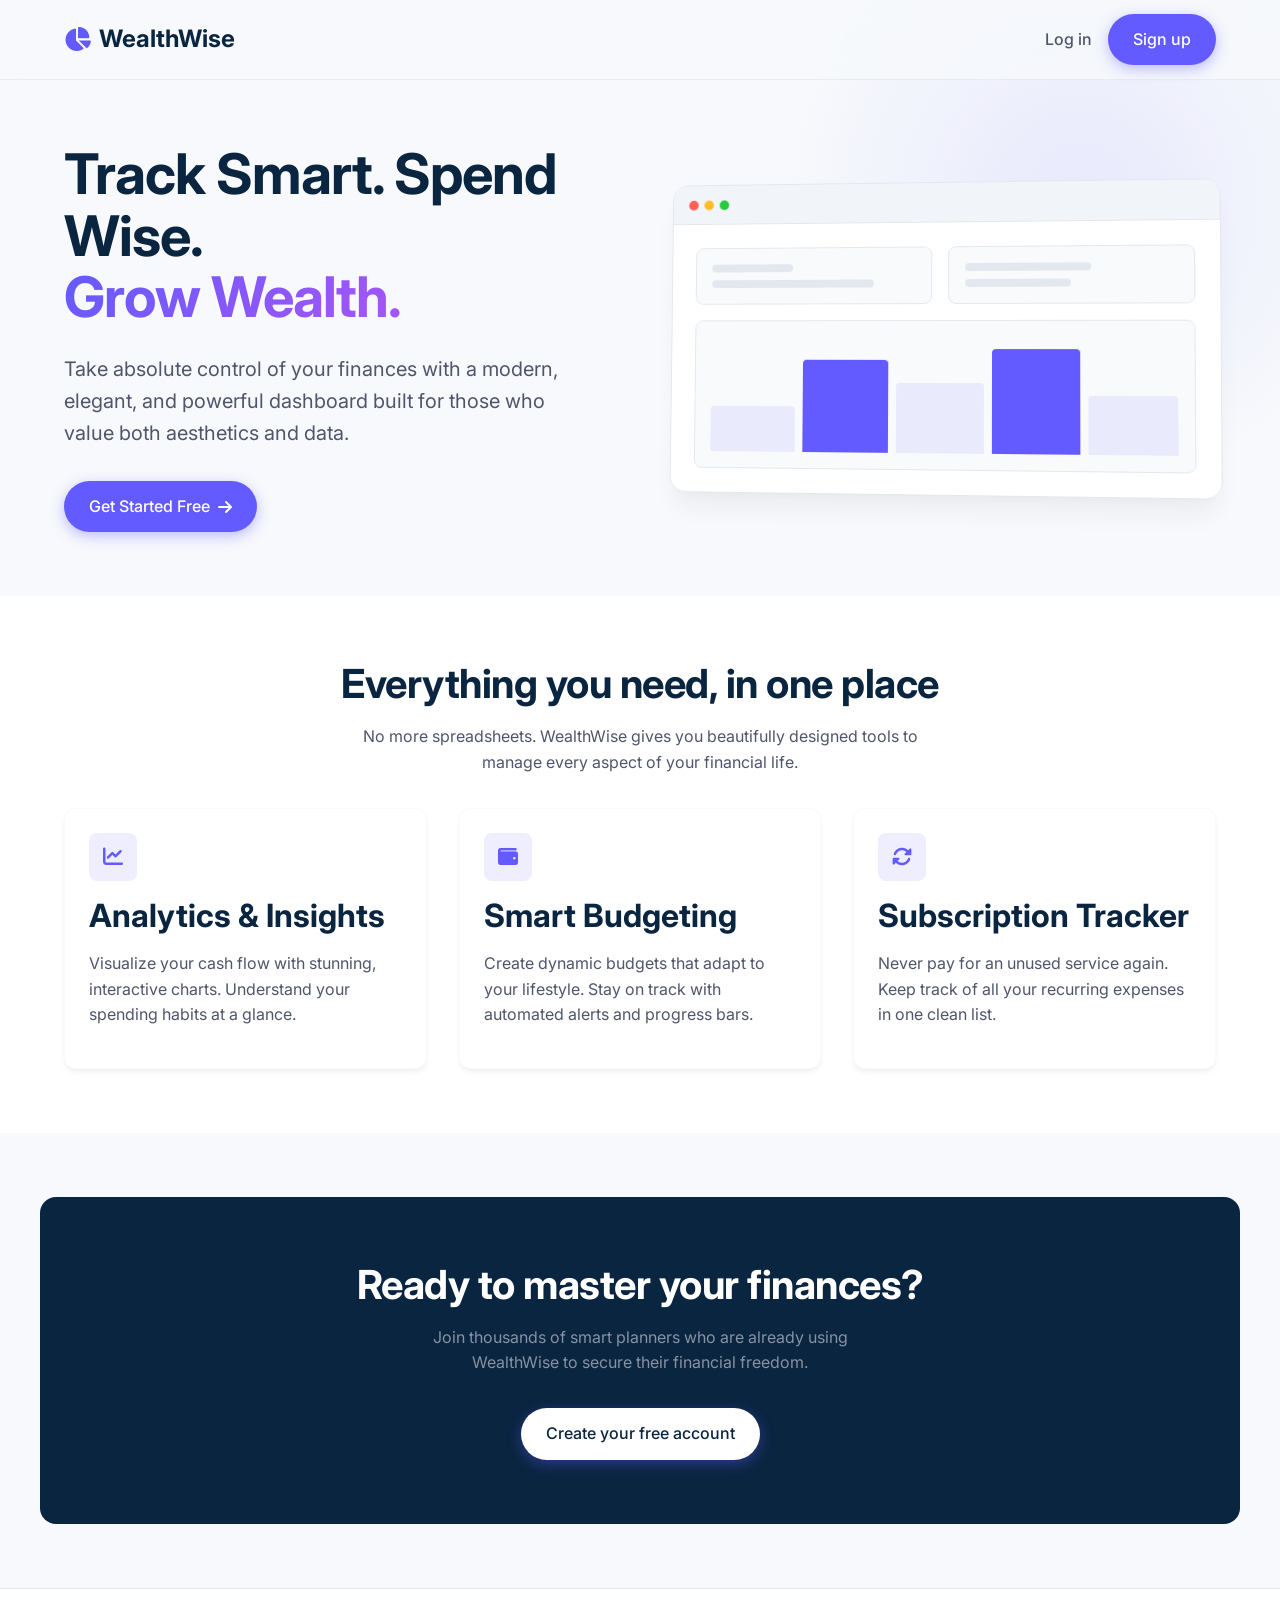
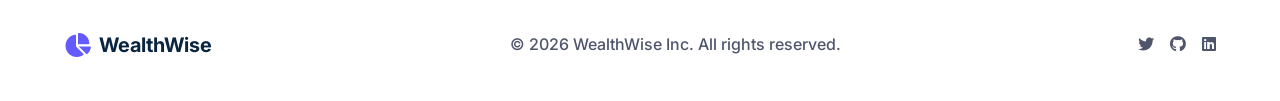
<file: dashboard.html>
<!DOCTYPE html>
<html lang="en">
<!-- Meta & Stylesheets -->
<head>
    <meta charset="UTF-8">
    <meta name="viewport" content="width=device-width, initial-scale=1.0">
    <meta name="description" content="WealthWise Dashboard">
    <title>Dashboard - WealthWise</title>
    <!-- Fonts & Icons -->
    <link rel="preconnect" href="https://fonts.googleapis.com">
    <link rel="preconnect" href="https://fonts.gstatic.com" crossorigin>
    <link href="https://fonts.googleapis.com/css2?family=Inter:wght@300;400;500;600;700&display=swap" rel="stylesheet">
    <link rel="stylesheet" href="https://cdnjs.cloudflare.com/ajax/libs/font-awesome/6.4.0/css/all.min.css">
    <!-- Local CSS -->
    <link rel="stylesheet" href="css/variables.css">
    <link rel="stylesheet" href="css/animations.css">
    <link rel="stylesheet" href="css/style.css">
    <link rel="stylesheet" href="css/components.css">
    <link rel="stylesheet" href="css/dashboard.css?v=3">
</head>
<body>
    <div class="app-layout">
        <!-- Sidebar Navigation -->
        <aside class="sidebar animate-fade-in">
            <div class="sidebar-header">
                <a href="index.html" class="sidebar-brand">
                    <i class="fa-solid fa-chart-pie"></i> WealthWise
                </a>
                <button id="close-sidebar-btn" class="close-sidebar-btn"><i class="fa-solid fa-xmark"></i></button>
            </div>
            <nav class="sidebar-nav">
                 <!-- Nav Section: Overview -->
                <div class="nav-section-title">Overview</div>
                <a href="dashboard.html" class="nav-item active">
                    <i class="fa-solid fa-house"></i> Dashboard
                </a>
                <a href="analytics.html" class="nav-item">
                    <i class="fa-solid fa-chart-line"></i> Analytics
                </a>
                <!-- Nav Section: Management -->
                <div class="nav-section-title" style="margin-top: 1.5rem;">Management</div>
                <a href="income.html" class="nav-item">
                    <i class="fa-solid fa-arrow-trend-up"></i> Income
                </a>
                <a href="expenses.html" class="nav-item">
                    <i class="fa-solid fa-arrow-trend-down"></i> Expenses
                </a>
                <a href="budget.html" class="nav-item">
                    <i class="fa-solid fa-wallet"></i> Budget Planner
                </a>
                <!-- Nav Section: Tools -->
                <div class="nav-section-title" style="margin-top: 1.5rem;">Tools</div>
                <a href="todo.html" class="nav-item">
                    <i class="fa-solid fa-check-square"></i> Finance Tasks
                </a>
                <a href="calendar.html" class="nav-item">
                    <i class="fa-solid fa-calendar"></i> Calendar
                </a>
                <a href="settings.html" class="nav-item" style="margin-top: 1.5rem;">
                    <i class="fa-solid fa-gear"></i> Settings
                </a>
            </nav>
            <!-- User Footer -->
            <div class="sidebar-footer">
                <div class="user-profile">
                    <div class="user-avatar">JD</div>
                    <div class="user-info">
                        <div class="user-name">John Doe</div>
                        <div class="user-email">john.doe@example.com</div>
                    </div>
                </div>
            </div>
        </aside>
        <!-- Main Content Area -->
        <main class="main-content">
            <!-- Topbar Navigation -->
            <header class="top-navbar animate-fade-in">
                <button id="mobile-menu-btn" class="mobile-menu-btn">
                    <i class="fa-solid fa-bars"></i>
                </button>
                <div class="nav-actions">
                    <button class="action-btn">
                        <i class="fa-solid fa-moon"></i>
                    </button>
                    <div class="user-avatar" style="width: 36px; height: 36px; cursor: pointer; font-size: 14px;">JD</div>
                </div>
            </header>
            <div class="dashboard-container">
                <!-- Page Title & Actions -->
                <div class="page-header animate-slide-up">
                    <div>
                        <h1 style="margin-bottom: 0.25rem;">Dashboard Overview</h1>
                        <p class="text-muted" style="margin-bottom: 0;">Welcome back, John! Here's your financial summary.</p>
                    </div>
                    <div class="flex gap-4">
                        <button class="btn btn-secondary"><i class="fa-solid fa-download"></i> Export</button>
                        <button class="btn btn-primary" id="add-tx-btn"><i class="fa-solid fa-plus"></i> Add Transaction</button>
                    </div>
                </div>
                <!-- Metrics Cards -->
                <div class="metrics-grid">
                    <div class="card metric-card animate-slide-up delay-100">
                        <div class="metric-header">
                            <span class="metric-title">Total Balance</span>
                            <div class="metric-icon icon-primary"><i class="fa-solid fa-vault"></i></div>
                        </div>
                        <div class="metric-value">₹24,560.00</div>
                    </div>
                    <div class="card metric-card animate-slide-up delay-200">
                        <div class="metric-header">
                            <span class="metric-title">Total Income</span>
                            <div class="metric-icon icon-success"><i class="fa-solid fa-arrow-trend-up"></i></div>
                        </div>
                        <div class="metric-value">₹8,240.50</div>
                    </div>
                    <div class="card metric-card animate-slide-up delay-300">
                        <div class="metric-header">
                            <span class="metric-title">Total Expenses</span>
                            <div class="metric-icon icon-danger"><i class="fa-solid fa-arrow-trend-down"></i></div>
                        </div>
                        <div class="metric-value">₹3,420.20</div>
                    </div>
                </div>
                <!-- Charts & Tasks Grid -->
                <div class="dashboard-grid">
                    <!-- Cash Flow Chart -->
                    <div class="card animate-slide-up delay-200">
                        <div class="chart-header">
                            <h3 class="chart-title">Cash Flow Analytics</h3>
                        </div>
                        <div class="chart-placeholder" id="cashflow-chart">
                        </div>
                        <div class="flex justify-between mt-8 text-muted font-sm" style="padding: 0 10px;" id="cashflow-labels">
                        </div>
                    </div>
                    <!-- Quick Tasks Widget -->
                    <div class="flex-col gap-6">
                        <div class="card animate-slide-up delay-300">
                            <h3 class="chart-title mb-8" style="margin-bottom: var(--spacing-4);">Priority Tasks</h3>
                            <form id="dash-task-form" style="display: flex; gap: 8px; margin-bottom: 24px;">
                                <input type="text" id="dash-new-task" class="form-control" style="background: transparent;" placeholder="What needs to be done?" required>
                                <button type="submit" class="btn btn-primary" style="padding: 0 16px;"><i class="fa-solid fa-plus"></i></button>
                            </form>
                            <div id="dash-task-list" class="todo-list">
                            </div>
                        </div>
                    </div>
                </div>
                 <!-- Recent Transactions Feed -->
                <div class="card animate-slide-up delay-300">
                    <div class="chart-header">
                        <h3 class="chart-title">Recent Transactions</h3>
                        <a href="expenses.html" class="btn btn-secondary" style="padding: 6px 16px; font-size: 13px;">View All</a>
                    </div>
                    <div class="transaction-list">
                        <div class="transaction-item">
                            <div class="tx-left">
                                <div class="tx-icon"><i class="fa-brands fa-apple"></i></div>
                                <div class="tx-details">
                                    <h4>Apple Music</h4>
                                    <p>Oct 24, 2026 • Subscription</p>
                                </div>
                            </div>
                            <div class="tx-right">
                                <div class="tx-amount">-₹10.99</div>
                                <div class="tx-status">Completed</div>
                            </div>
                        </div>
                        <div class="transaction-item">
                            <div class="tx-left">
                                <div class="tx-icon" style="color: var(--color-success); border-color: rgba(0,217,36,0.3); background: rgba(0,217,36,0.05);"><i class="fa-solid fa-building-columns"></i></div>
                                <div class="tx-details">
                                    <h4>Upwork Escrow</h4>
                                    <p>Oct 22, 2026 • Project Payment</p>
                                </div>
                            </div>
                            <div class="tx-right">
                                <div class="tx-amount positive">+₹1,250.00</div>
                                <div class="tx-status">Completed</div>
                            </div>
                        </div>
                        <div class="transaction-item">
                            <div class="tx-left">
                                <div class="tx-icon"><i class="fa-solid fa-cart-shopping"></i></div>
                                <div class="tx-details">
                                    <h4>Whole Foods Market</h4>
                                    <p>Oct 21, 2026 • Groceries</p>
                                </div>
                            </div>
                            <div class="tx-right">
                                <div class="tx-amount">-₹84.50</div>
                                <div class="tx-status">Completed</div>
                            </div>
                        </div>
                        <div class="transaction-item">
                            <div class="tx-left">
                                <div class="tx-icon"><i class="fa-solid fa-bolt"></i></div>
                                <div class="tx-details">
                                    <h4>Electric Utility</h4>
                                    <p>Oct 18, 2026 • Bills</p>
                                </div>
                            </div>
                            <div class="tx-right">
                                <div class="tx-amount">-₹65.20</div>
                                <div class="tx-status" style="background: rgba(255,180,0,0.1); color: var(--color-warning);">Pending</div>
                            </div>
                        </div>
                    </div>
                </div>
            </div>
        </main>
    </div>
    <!-- Add Transaction Modal -->
    <div id="tx-modal-overlay" class="modal-overlay">
        <div class="modal">
            <div class="modal-header">
                <h2 class="modal-title">Add Transaction</h2>
                <button type="button" id="close-tx-modal" class="modal-close"><i class="fa-solid fa-xmark"></i></button>
            </div>
            <form id="add-tx-form">
                <div class="form-group">
                    <label class="form-label">Transaction Title</label>
                    <input type="text" id="tx-title" class="form-control" placeholder="e.g. Salary, Rent, Groceries" required>
                </div>
                <div class="form-group">
                    <label class="form-label">Amount (₹)</label>
                    <input type="number" id="tx-amount" class="form-control" placeholder="0.00" min="0.01" step="0.01" required>
                </div>
                <div class="flex gap-4" style="margin-bottom: var(--spacing-4);">
                    <div class="form-group" style="flex: 1; margin-bottom: 0;">
                        <label class="form-label">Type</label>
                        <select id="tx-type" class="form-control" required>
                            <option value="income">Income</option>
                            <option value="expense">Expense</option>
                        </select>
                    </div>
                    <div class="form-group" style="flex: 1; margin-bottom: 0;">
                        <label class="form-label">Date</label>
                        <input type="date" id="tx-date" class="form-control" required>
                    </div>
                </div>
                <div class="form-group">
                    <label class="form-label">Category</label>
                    <select id="tx-category" class="form-control" required>
                            <option value="" disabled selected>Select a Category...</option>
                            <optgroup label="Income">
                                <option value="Salary">Salary</option>
                                <option value="Freelance">Freelance</option>
                                <option value="Investments">Investments</option>
                            </optgroup>
                            <optgroup label="Expenses & Budgets">
                                <option value="Housing">Housing</option>
                                <option value="Food & Dining">Food & Dining</option>
                                <option value="Transportation">Transportation</option>
                                <option value="Entertainment">Entertainment</option>
                                <option value="Utilities">Utilities</option>
                                <option value="Healthcare">Healthcare</option>
                                <option value="Personal">Personal</option>
                                <option value="Savings">Savings</option>
                                <option value="Other">Other</option>
                            </optgroup>
                        </select>
                </div>
                <button type="submit" class="btn btn-primary" style="width: 100%; margin-top: var(--spacing-4);">Save Transaction</button>
            </form>
        </div>
    </div>

    <!-- Scripts -->
    <script src="js/helpers.js"></script>
    <script src="js/storage.js"></script>
    <script src="js/app.js?v=3"></script>
    <script src="js/theme.js"></script>
    <script src="js/dashboard.js"></script>
    <script src="js/export.js"></script>
</body>
</html>
</file>
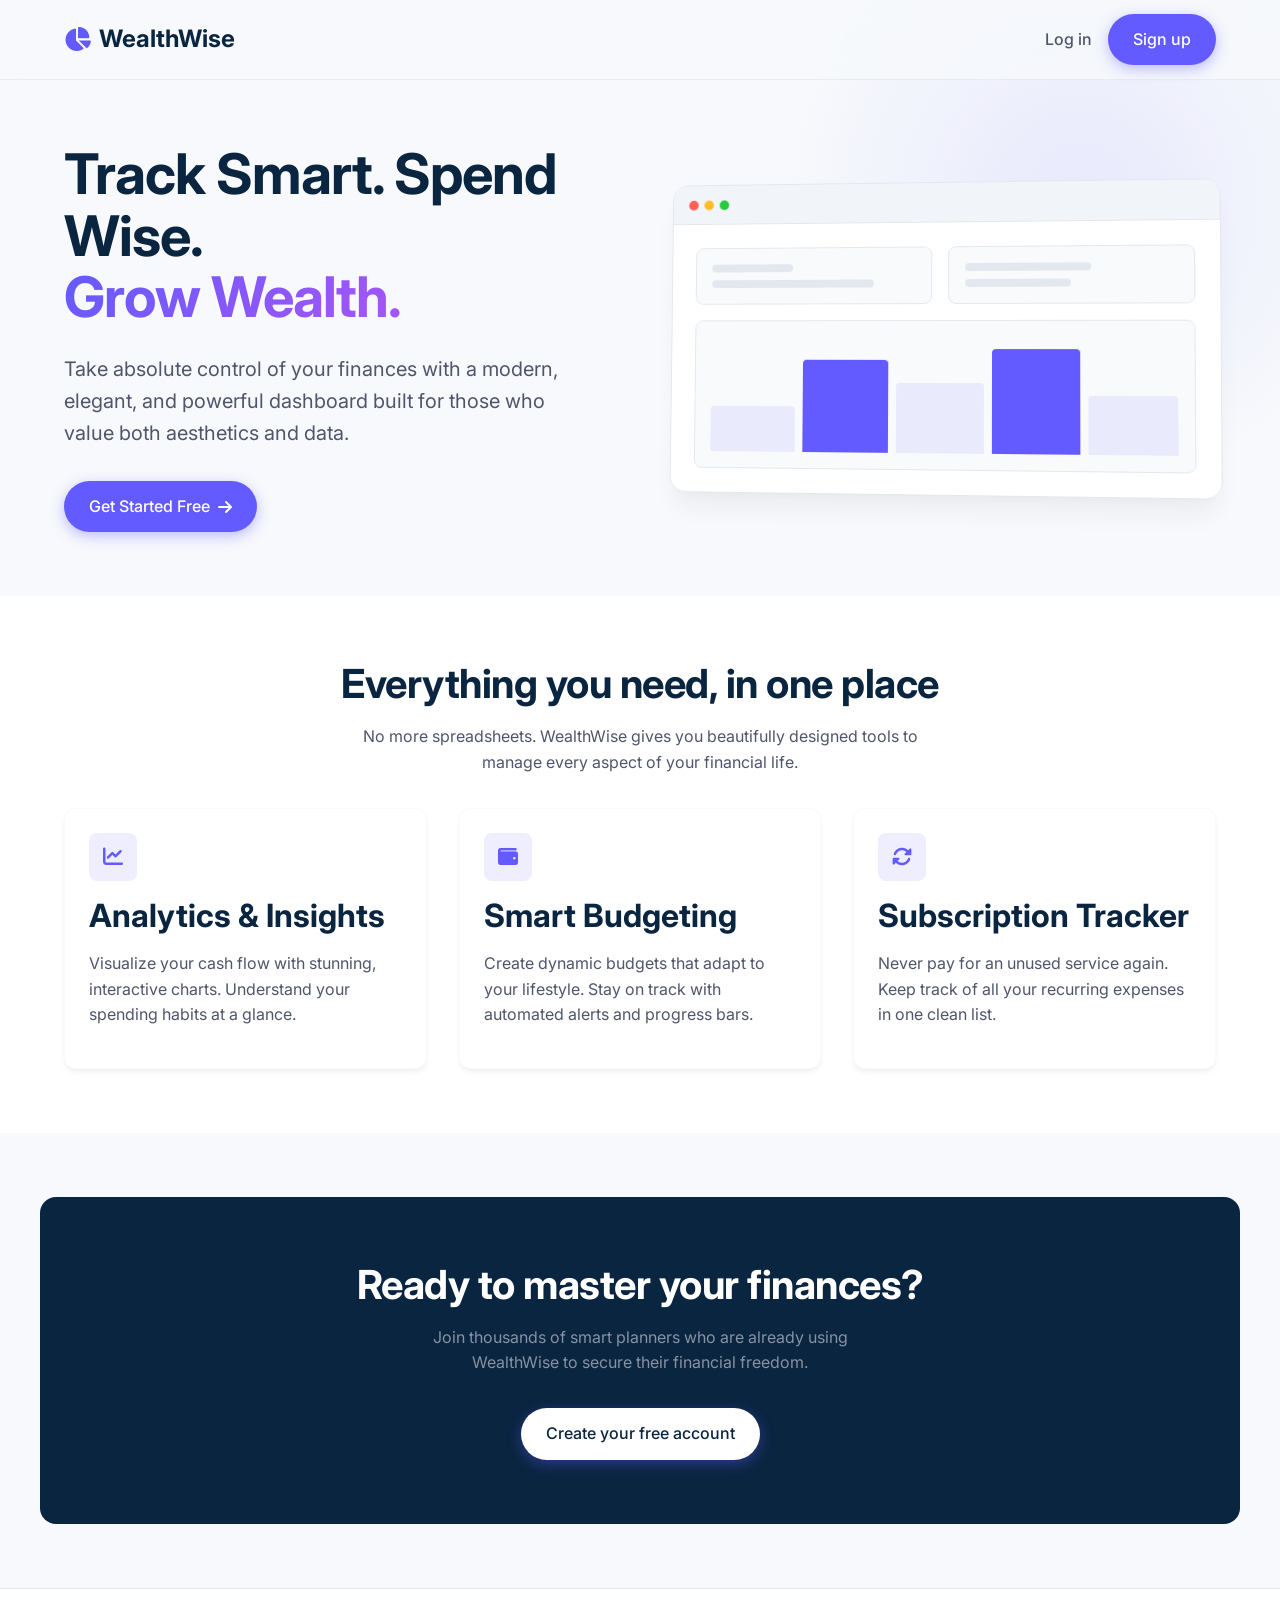
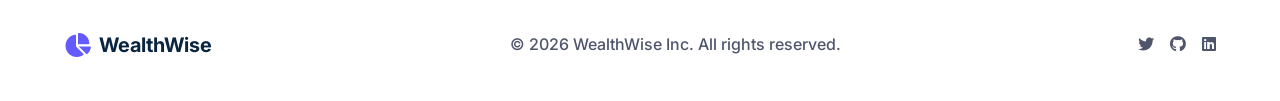
<file: expenses.html>
<!DOCTYPE html>
<html lang="en">
<!-- Meta & Stylesheets -->
<head>
    <meta charset="UTF-8">
    <meta name="viewport" content="width=device-width, initial-scale=1.0">
    <meta name="description" content="Expense Management - WealthWise">
    <title>Expenses - WealthWise</title>
    <!-- Fonts & Icons -->
    <link rel="preconnect" href="https://fonts.googleapis.com">
    <link rel="preconnect" href="https://fonts.gstatic.com" crossorigin>
    <link href="https://fonts.googleapis.com/css2?family=Inter:wght@300;400;500;600;700&display=swap" rel="stylesheet">
    <link rel="stylesheet" href="https://cdnjs.cloudflare.com/ajax/libs/font-awesome/6.4.0/css/all.min.css">
    <!-- Local CSS -->
    <link rel="stylesheet" href="css/variables.css">
    <link rel="stylesheet" href="css/animations.css">
    <link rel="stylesheet" href="css/style.css">
    <link rel="stylesheet" href="css/components.css">
    <link rel="stylesheet" href="css/dashboard.css">
    <link rel="stylesheet" href="css/pages.css">
</head>
<body>
    <div class="app-layout">
        <!-- Sidebar Navigation -->
        <aside class="sidebar">
            <div class="sidebar-header">
                <a href="index.html" class="sidebar-brand">
                    <i class="fa-solid fa-chart-pie"></i> WealthWise
                </a>
                <button id="close-sidebar-btn" class="close-sidebar-btn"><i class="fa-solid fa-xmark"></i></button>
            </div>
            <nav class="sidebar-nav">
                <div class="nav-section-title">Overview</div>
                <a href="dashboard.html" class="nav-item">
                    <i class="fa-solid fa-house"></i> Dashboard
                </a>
                <a href="analytics.html" class="nav-item">
                    <i class="fa-solid fa-chart-line"></i> Analytics
                </a>
                <div class="nav-section-title" style="margin-top: 1.5rem;">Management</div>
                <a href="income.html" class="nav-item">
                    <i class="fa-solid fa-arrow-trend-up"></i> Income
                </a>
                <a href="expenses.html" class="nav-item active">
                    <i class="fa-solid fa-arrow-trend-down"></i> Expenses
                </a>
                <a href="budget.html" class="nav-item">
                    <i class="fa-solid fa-wallet"></i> Budget Planner
                </a>
                <div class="nav-section-title" style="margin-top: 1.5rem;">Tools</div>
                <a href="todo.html" class="nav-item">
                    <i class="fa-solid fa-check-square"></i> Finance Tasks
                </a>
                <a href="calendar.html" class="nav-item">
                    <i class="fa-solid fa-calendar"></i> Calendar
                </a>
                <a href="settings.html" class="nav-item" style="margin-top: 1.5rem;">
                    <i class="fa-solid fa-gear"></i> Settings
                </a>
            </nav>
            <!-- User Footer -->
            <div class="sidebar-footer">
                <div class="user-profile">
                    <div class="user-avatar">JD</div>
                    <div class="user-info">
                        <div class="user-name">John Doe</div>
                        <div class="user-email">john.doe@example.com</div>
                    </div>
                </div>
            </div>
        </aside>
        <!-- Main Content Area -->
        <main class="main-content">
            <!-- Top Navbar -->
            <header class="top-navbar">
                <button id="mobile-menu-btn" class="mobile-menu-btn">
                    <i class="fa-solid fa-bars"></i>
                </button>
                <div class="nav-actions">
                    <button class="action-btn">
                        <i class="fa-solid fa-moon"></i>
                    </button>
                    <div class="user-avatar" style="width: 36px; height: 36px; cursor: pointer; font-size: 14px;">JD
                    </div>
                </div>
            </header>
            <div class="dashboard-container">
                <!-- Page Header -->
                <div class="page-header animate-slide-up">
                    <div>
                        <h1 style="margin-bottom: 0.25rem;">Expenses</h1>
                        <p class="text-muted" style="margin-bottom: 0;">Monitor where your money goes.</p>
                    </div>
                </div>
                <!-- Metric Cards -->
                <div class="page-summary-grid animate-slide-up delay-100" style="grid-template-columns: repeat(2, 1fr);">
                    <div class="card metric-card">
                        <div class="metric-header">
                            <span class="metric-title">Total Spent</span>
                            <div class="metric-icon icon-danger"><i class="fa-solid fa-credit-card"></i></div>
                        </div>
                        <div class="metric-value" id="expense-total">₹3,420.20</div>
                    </div>
                    <div class="card metric-card">
                        <div class="metric-header">
                            <span class="metric-title">Highest Category</span>
                            <div class="metric-icon icon-warning"><i class="fa-solid fa-basket-shopping"></i></div>
                        </div>
                        <div class="metric-value" id="expense-highest-category">Housing</div>
                    </div>
                </div>
                <!-- Filters & Export-->
                <div class="filter-bar animate-slide-up delay-200">
                    <div class="filter-group">
                        <select id="filter-source" class="form-control"
                            style="width: 150px; padding: 8px 12px; font-size: 14px;">
                            <option>All Categories</option>
                            <option>Housing</option>
                            <option>Food & Dining</option>
                            <option>Transportation</option>
                            <option>Entertainment</option>
                            <option>Utilities</option>
                            <option>Healthcare</option>
                            <option>Personal</option>
                            <option>Savings</option>
                            <option>Other</option>
                        </select>
                        <select id="filter-time" class="form-control"
                            style="width: 150px; padding: 8px 12px; font-size: 14px;">
                            <option selected>All Time</option>
                            <option>This Month</option>
                            <option>Last Month</option>
                            <option>This Year</option>
                        </select>
                    </div>
                    <button class="btn btn-secondary" style="padding: 8px 16px; font-size: 14px;"><i
                            class="fa-solid fa-file-export"></i> Export CSV</button>
                </div>
                 <!-- Expense Transactions Table -->
                <div class="data-table-container animate-slide-up delay-300">
                    <table class="data-table">
                        <thead>
                            <tr>
                                <th>Date</th>
                                <th>Merchant / Description</th>
                                <th>Category</th>
                                <th>Method</th>
                                <th style="text-align: right;">Amount</th>
                                <th style="text-align: center;">Actions</th>
                            </tr>
                        </thead>
                        <tbody>
                            <tr>
                                <td>Oct 20, 2026</td>
                                <td>
                                    <div class="font-medium text-main">Whole Foods Market</div>
                                    <div class="text-xs text-muted">Groceries</div>
                                </td>
                                <td>Food & Dining</td>
                                <td><i class="fa-brands fa-cc-visa" style="color: #1a1f71;"></i> •••• 4242</td>
                                <td style="text-align: right; font-weight: 600; color: var(--color-danger);">-₹124.50
                                </td>
                                <td style="text-align: center;">
                                    <button class="action-btn"
                                        style="display:inline-flex; width:32px; height:32px; margin: 0 auto;"><i
                                            class="fa-solid fa-ellipsis"></i></button>
                                </td>
                            </tr>
                            <tr>
                                <td>Oct 18, 2026</td>
                                <td>
                                    <div class="font-medium text-main">Shell Station</div>
                                    <div class="text-xs text-muted">Gas</div>
                                </td>
                                <td>Transportation</td>
                                <td><i class="fa-brands fa-cc-mastercard" style="color: #eb001b;"></i> •••• 8844</td>
                                <td style="text-align: right; font-weight: 600; color: var(--color-danger);">-₹45.00
                                </td>
                                <td style="text-align: center;">
                                    <button class="action-btn"
                                        style="display:inline-flex; width:32px; height:32px; margin: 0 auto;"><i
                                            class="fa-solid fa-ellipsis"></i></button>
                                </td>
                            </tr>
                            <tr>
                                <td>Oct 15, 2026</td>
                                <td>
                                    <div class="font-medium text-main">Netflix</div>
                                    <div class="text-xs text-muted">Monthly Plan</div>
                                </td>
                                <td>Entertainment</td>
                                <td><i class="fa-brands fa-paypal" style="color: #00457c;"></i> PayPal</td>
                                <td style="text-align: right; font-weight: 600; color: var(--color-danger);">-₹15.99
                                </td>
                                <td style="text-align: center;">
                                    <button class="action-btn"
                                        style="display:inline-flex; width:32px; height:32px; margin: 0 auto;"><i
                                            class="fa-solid fa-ellipsis"></i></button>
                                </td>
                            </tr>
                            <tr>
                                <td>Oct 01, 2026</td>
                                <td>
                                    <div class="font-medium text-main">Downtown Apartments</div>
                                    <div class="text-xs text-muted">Rent</div>
                                </td>
                                <td>Housing</td>
                                <td><i class="fa-solid fa-building-columns"></i> Bank Transfer</td>
                                <td style="text-align: right; font-weight: 600; color: var(--color-danger);">-₹1,800.00
                                </td>
                                <td style="text-align: center;">
                                    <button class="action-btn"
                                        style="display:inline-flex; width:32px; height:32px; margin: 0 auto;"><i
                                            class="fa-solid fa-ellipsis"></i></button>
                                </td>
                            </tr>
                        </tbody>
                    </table>
                </div>
            </div>
        </main>
    </div>
    <!-- Scripts -->
    <script src="js/helpers.js"></script>
    <script src="js/storage.js"></script>
    <script src="js/app.js"></script>
    <script src="js/theme.js"></script>
    <script src="js/expenses.js"></script>
    <script src="js/export.js"></script>
</body>
</html>
</file>
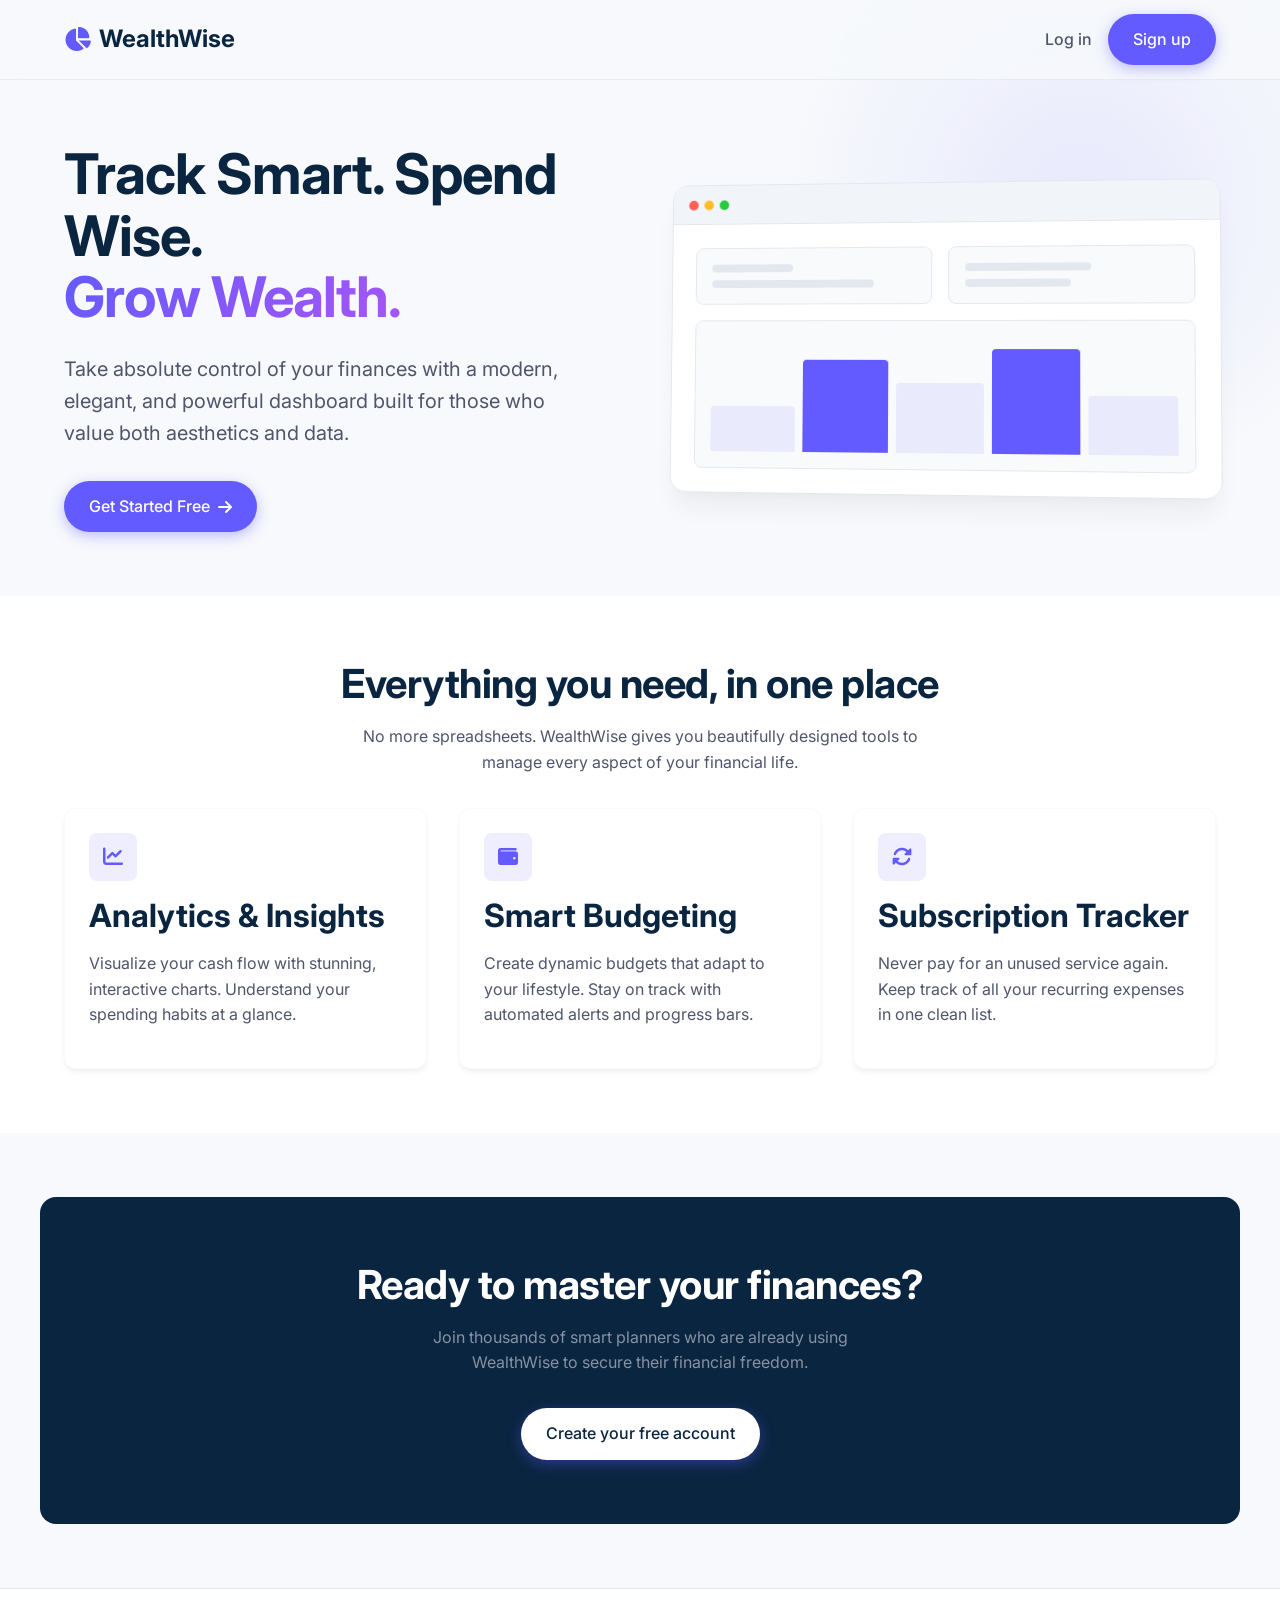
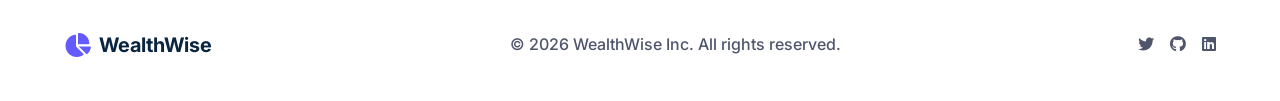
<file: income.html>
<!DOCTYPE html>
<html lang="en">
<!-- Meta & Stylesheets -->
<head>
    <meta charset="UTF-8">
    <meta name="viewport" content="width=device-width, initial-scale=1.0">
    <meta name="description" content="Income Management - WealthWise">
    <title>Income - WealthWise</title>
    <!-- Fonts & Icons -->
    <link rel="preconnect" href="https://fonts.googleapis.com">
    <link rel="preconnect" href="https://fonts.gstatic.com" crossorigin>
    <link href="https://fonts.googleapis.com/css2?family=Inter:wght@300;400;500;600;700&display=swap" rel="stylesheet">
    <link rel="stylesheet" href="https://cdnjs.cloudflare.com/ajax/libs/font-awesome/6.4.0/css/all.min.css">
    <!-- Local CSS -->
    <link rel="stylesheet" href="css/variables.css">
    <link rel="stylesheet" href="css/animations.css">
    <link rel="stylesheet" href="css/style.css">
    <link rel="stylesheet" href="css/components.css">
    <link rel="stylesheet" href="css/dashboard.css">
    <link rel="stylesheet" href="css/pages.css">
</head>
<body>
    <div class="app-layout">
        <!-- Sidebar Navigation -->
        <aside class="sidebar">
            <div class="sidebar-header">
                <a href="index.html" class="sidebar-brand">
                    <i class="fa-solid fa-chart-pie"></i> WealthWise
                </a>
                <button id="close-sidebar-btn" class="close-sidebar-btn"><i class="fa-solid fa-xmark"></i></button>
            </div>
            <nav class="sidebar-nav">
                <div class="nav-section-title">Overview</div>
                <a href="dashboard.html" class="nav-item">
                    <i class="fa-solid fa-house"></i> Dashboard
                </a>
                <a href="analytics.html" class="nav-item">
                    <i class="fa-solid fa-chart-line"></i> Analytics
                </a>
                <div class="nav-section-title" style="margin-top: 1.5rem;">Management</div>
                <a href="income.html" class="nav-item active">
                    <i class="fa-solid fa-arrow-trend-up"></i> Income
                </a>
                <a href="expenses.html" class="nav-item">
                    <i class="fa-solid fa-arrow-trend-down"></i> Expenses
                </a>
                <a href="budget.html" class="nav-item">
                    <i class="fa-solid fa-wallet"></i> Budget Planner
                </a>
                <div class="nav-section-title" style="margin-top: 1.5rem;">Tools</div>
                <a href="todo.html" class="nav-item">
                    <i class="fa-solid fa-check-square"></i> Finance Tasks
                </a>
                <a href="calendar.html" class="nav-item">
                    <i class="fa-solid fa-calendar"></i> Calendar
                </a>
                <a href="settings.html" class="nav-item" style="margin-top: 1.5rem;">
                    <i class="fa-solid fa-gear"></i> Settings
                </a>
            </nav>
             <!-- User Profile Footer -->
            <div class="sidebar-footer">
                <div class="user-profile">
                    <div class="user-avatar">JD</div>
                    <div class="user-info">
                        <div class="user-name">John Doe</div>
                        <div class="user-email">john.doe@example.com</div>
                    </div>
                </div>
            </div>
        </aside>
        <!-- Main Content Area -->
        <main class="main-content">
            <!-- Top Navbar -->
            <header class="top-navbar">
                <button id="mobile-menu-btn" class="mobile-menu-btn">
                    <i class="fa-solid fa-bars"></i>
                </button>
                <div class="nav-actions">
                    <button class="action-btn">
                        <i class="fa-solid fa-moon"></i>
                    </button>
                    <div class="user-avatar" style="width: 36px; height: 36px; cursor: pointer; font-size: 14px;">JD</div>
                </div>
            </header>
            <div class="dashboard-container">
                <!-- Page Header -->
                <div class="page-header animate-slide-up">
                    <div>
                        <h1 style="margin-bottom: 0.25rem;">Income Management</h1>
                        <p class="text-muted" style="margin-bottom: 0;">Track your earnings, salary, and side hustles.</p>
                    </div>
                </div>
                 <!-- Metric Cards -->
                <div class="page-summary-grid animate-slide-up delay-100" style="grid-template-columns: repeat(2, 1fr);">
                    <div class="card metric-card">
                        <div class="metric-header">
                            <span class="metric-title">Total Income</span>
                            <div class="metric-icon icon-success"><i class="fa-solid fa-sack-dollar"></i></div>
                        </div>
                        <div class="metric-value" id="total-income-value">₹84,520.00</div>
                    </div>
                    <div class="card metric-card">
                        <div class="metric-header">
                            <span class="metric-title">Highest Category</span>
                            <div class="metric-icon icon-primary"><i class="fa-solid fa-trophy"></i></div>
                        </div>
                        <div class="metric-value" id="income-highest-category">Salary</div>
                    </div>
                </div>
                 <!-- Filter Controls & Export -->
                <div class="filter-bar animate-slide-up delay-200">
                    <div class="filter-group">
                        <select id="filter-source" class="form-control" style="width: 150px; padding: 8px 12px; font-size: 14px;">
                            <option>All Sources</option>
                            <option>Salary</option>
                            <option>Freelance</option>
                            <option>Investments</option>
                        </select>
                        <select id="filter-time" class="form-control" style="width: 150px; padding: 8px 12px; font-size: 14px;">
                            <option selected>All Time</option>
                            <option>This Month</option>
                            <option>Last Month</option>
                            <option>This Year</option>
                        </select>
                    </div>
                    <button class="btn btn-secondary" style="padding: 8px 16px; font-size: 14px;"><i class="fa-solid fa-file-export"></i> Export CSV</button>
                </div>
                <!-- Income Transactions Table -->
                <div class="data-table-container animate-slide-up delay-300">
                    <table class="data-table">
                        <thead>
                            <tr>
                                <th>Date</th>
                                <th>Source / Description</th>
                                <th>Category</th>
                                <th>Status</th>
                                <th style="text-align: right;">Amount</th>
                                <th style="text-align: center;">Actions</th>
                            </tr>
                        </thead>
                        <tbody>
                            <tr>
                                <td>Oct 15, 2026</td>
                                <td>
                                    <div class="font-medium text-main">Tech Corp Inc.</div>
                                    <div class="text-xs text-muted">Bi-weekly Salary</div>
                                </td>
                                <td>Salary</td>
                                <td><span class="status-pill status-success">Cleared</span></td>
                                <td style="text-align: right; font-weight: 600; color: var(--color-success);">+₹4,250.00</td>
                                <td style="text-align: center;">
                                    <button class="action-btn" style="display:inline-flex; width:32px; height:32px; margin: 0 auto;"><i class="fa-solid fa-ellipsis"></i></button>
                                </td>
                            </tr>
                            <tr>
                                <td>Oct 12, 2026</td>
                                <td>
                                    <div class="font-medium text-main">Upwork Escrow</div>
                                    <div class="text-xs text-muted">Website Redesign Project</div>
                                </td>
                                <td>Freelance</td>
                                <td><span class="status-pill status-success">Cleared</span></td>
                                <td style="text-align: right; font-weight: 600; color: var(--color-success);">+₹1,250.00</td>
                                <td style="text-align: center;">
                                    <button class="action-btn" style="display:inline-flex; width:32px; height:32px; margin: 0 auto;"><i class="fa-solid fa-ellipsis"></i></button>
                                </td>
                            </tr>
                            <tr>
                                <td>Oct 05, 2026</td>
                                <td>
                                    <div class="font-medium text-main">Vanguard Dividends</div>
                                    <div class="text-xs text-muted">Q3 Payout</div>
                                </td>
                                <td>Investments</td>
                                <td><span class="status-pill status-success">Cleared</span></td>
                                <td style="text-align: right; font-weight: 600; color: var(--color-success);">+₹340.50</td>
                                <td style="text-align: center;">
                                    <button class="action-btn" style="display:inline-flex; width:32px; height:32px; margin: 0 auto;"><i class="fa-solid fa-ellipsis"></i></button>
                                </td>
                            </tr>
                            <tr>
                                <td>Oct 01, 2026</td>
                                <td>
                                    <div class="font-medium text-main">Tech Corp Inc.</div>
                                    <div class="text-xs text-muted">Bi-weekly Salary</div>
                                </td>
                                <td>Salary</td>
                                <td><span class="status-pill status-success">Cleared</span></td>
                                <td style="text-align: right; font-weight: 600; color: var(--color-success);">+₹4,250.00</td>
                                <td style="text-align: center;">
                                    <button class="action-btn" style="display:inline-flex; width:32px; height:32px; margin: 0 auto;"><i class="fa-solid fa-ellipsis"></i></button>
                                </td>
                            </tr>
                            <tr>
                                <td>Nov 01, 2026</td>
                                <td>
                                    <div class="font-medium text-main">Tech Corp Inc.</div>
                                    <div class="text-xs text-muted">Upcoming Salary</div>
                                </td>
                                <td>Salary</td>
                                <td><span class="status-pill status-warning">Pending</span></td>
                                <td style="text-align: right; font-weight: 600; color: var(--color-text-muted);">+₹4,250.00</td>
                                <td style="text-align: center;">
                                    <button class="action-btn" style="display:inline-flex; width:32px; height:32px; margin: 0 auto;"><i class="fa-solid fa-ellipsis"></i></button>
                                </td>
                            </tr>
                        </tbody>
                    </table>
                </div>
            </div>
        </main>
    </div>
    <!-- Scripts -->
    <script src="js/helpers.js"></script>
    <script src="js/storage.js"></script>
    <script src="js/app.js"></script>
    <script src="js/theme.js"></script>
    <script src="js/income.js"></script>
    <script src="js/export.js"></script>
</body>
</html>
</file>
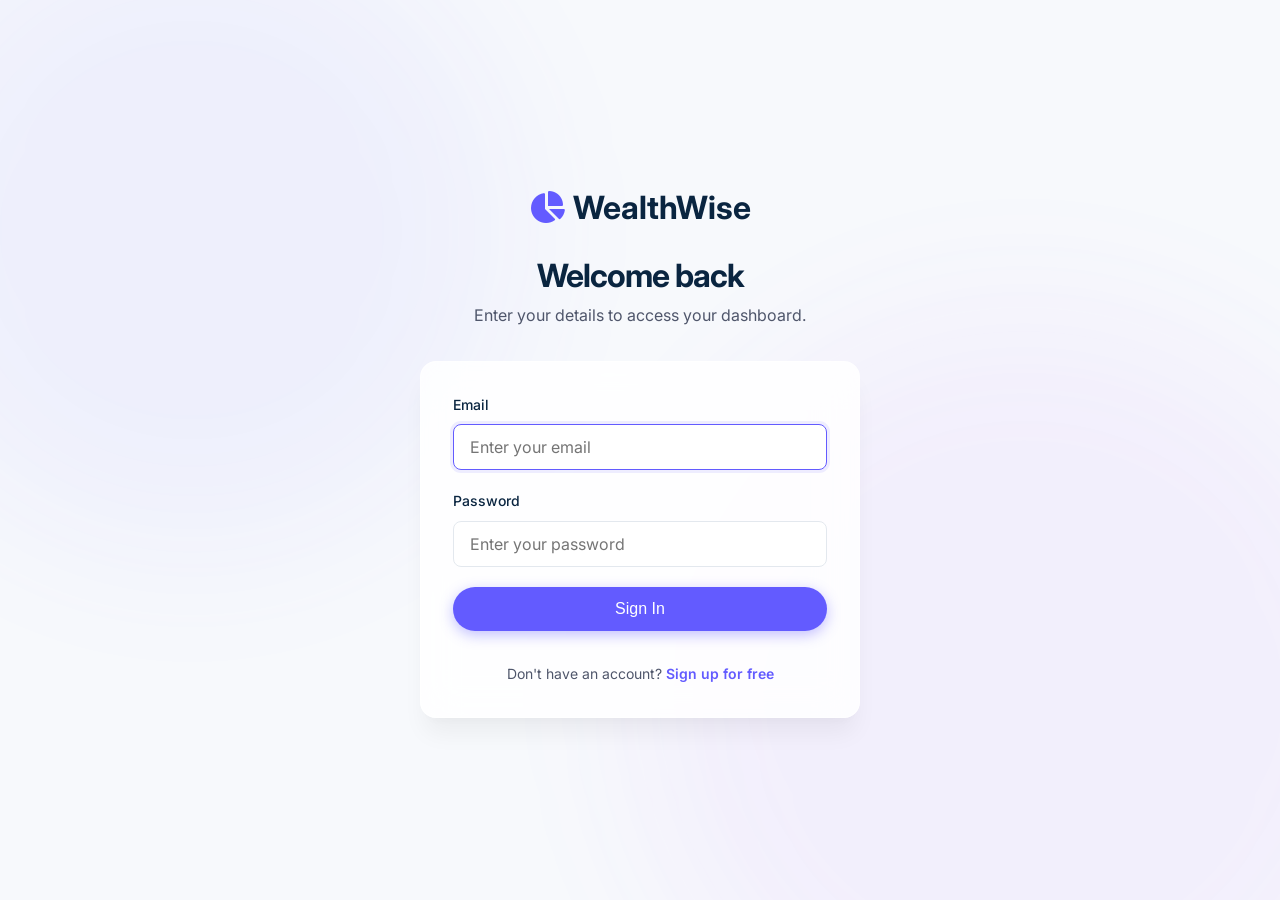
<file: login.html>
<!DOCTYPE html>
<html lang="en">
<!-- Meta & Stylesheets -->
<head>
    <meta charset="UTF-8">
    <meta name="viewport" content="width=device-width, initial-scale=1.0">
    <meta name="description" content="Log in to WealthWise - Personal Finance Dashboard">
    <title>Log in to WealthWise</title>
    <!-- Fonts & Icons -->
    <link rel="preconnect" href="https://fonts.googleapis.com">
    <link rel="preconnect" href="https://fonts.gstatic.com" crossorigin>
    <link href="https://fonts.googleapis.com/css2?family=Inter:wght@300;400;500;600;700&display=swap" rel="stylesheet"> 
    <link rel="stylesheet" href="https://cdnjs.cloudflare.com/ajax/libs/font-awesome/6.4.0/css/all.min.css">
    <!-- Local CSS -->
    <link rel="stylesheet" href="css/variables.css">
    <link rel="stylesheet" href="css/animations.css">
    <link rel="stylesheet" href="css/style.css">
    <link rel="stylesheet" href="css/components.css">
    <link rel="stylesheet" href="css/auth.css">
</head>
<body class="auth-page">
    <!-- Background Accents -->
    <div class="auth-background">
        <div class="auth-shape shape-1"></div>
        <div class="auth-shape shape-2"></div>
    </div>
    <!-- Auth Card -->
    <div class="auth-container animate-fade-in">
        <!-- Logo & Title -->
        <div class="auth-header">
            <a href="index.html" class="auth-logo">
                <i class="fa-solid fa-chart-pie"></i>
                WealthWise
            </a>
            <h1 class="auth-title">Welcome back</h1>
            <p class="auth-subtitle">Enter your details to access your dashboard.</p>
        </div>
        <!-- Login Form -->
        <div class="auth-card animate-slide-up delay-100">
            <form action="dashboard.html" class="auth-form">
                <div class="form-group">
                    <label for="email" class="form-label">Email</label>
                    <input type="email" id="email" class="form-control" placeholder="Enter your email" required autofocus>
                </div>
                <div class="form-group">
                    <label for="password" class="form-label">Password</label>
                    <input type="password" id="password" class="form-control" placeholder="Enter your password" required>
                </div>
                <button type="submit" class="btn btn-primary auth-submit">
                    Sign In
                </button>
            </form>
            <!-- Signup Link -->
            <div class="auth-footer">
                Don't have an account? <a href="signup.html">Sign up for free</a>
            </div>
        </div>
    </div>
     <!-- Scripts -->
    <script src="js/helpers.js"></script>
    <script src="js/storage.js"></script>
    <script src="js/auth.js"></script>
</body>
</html>
</file>
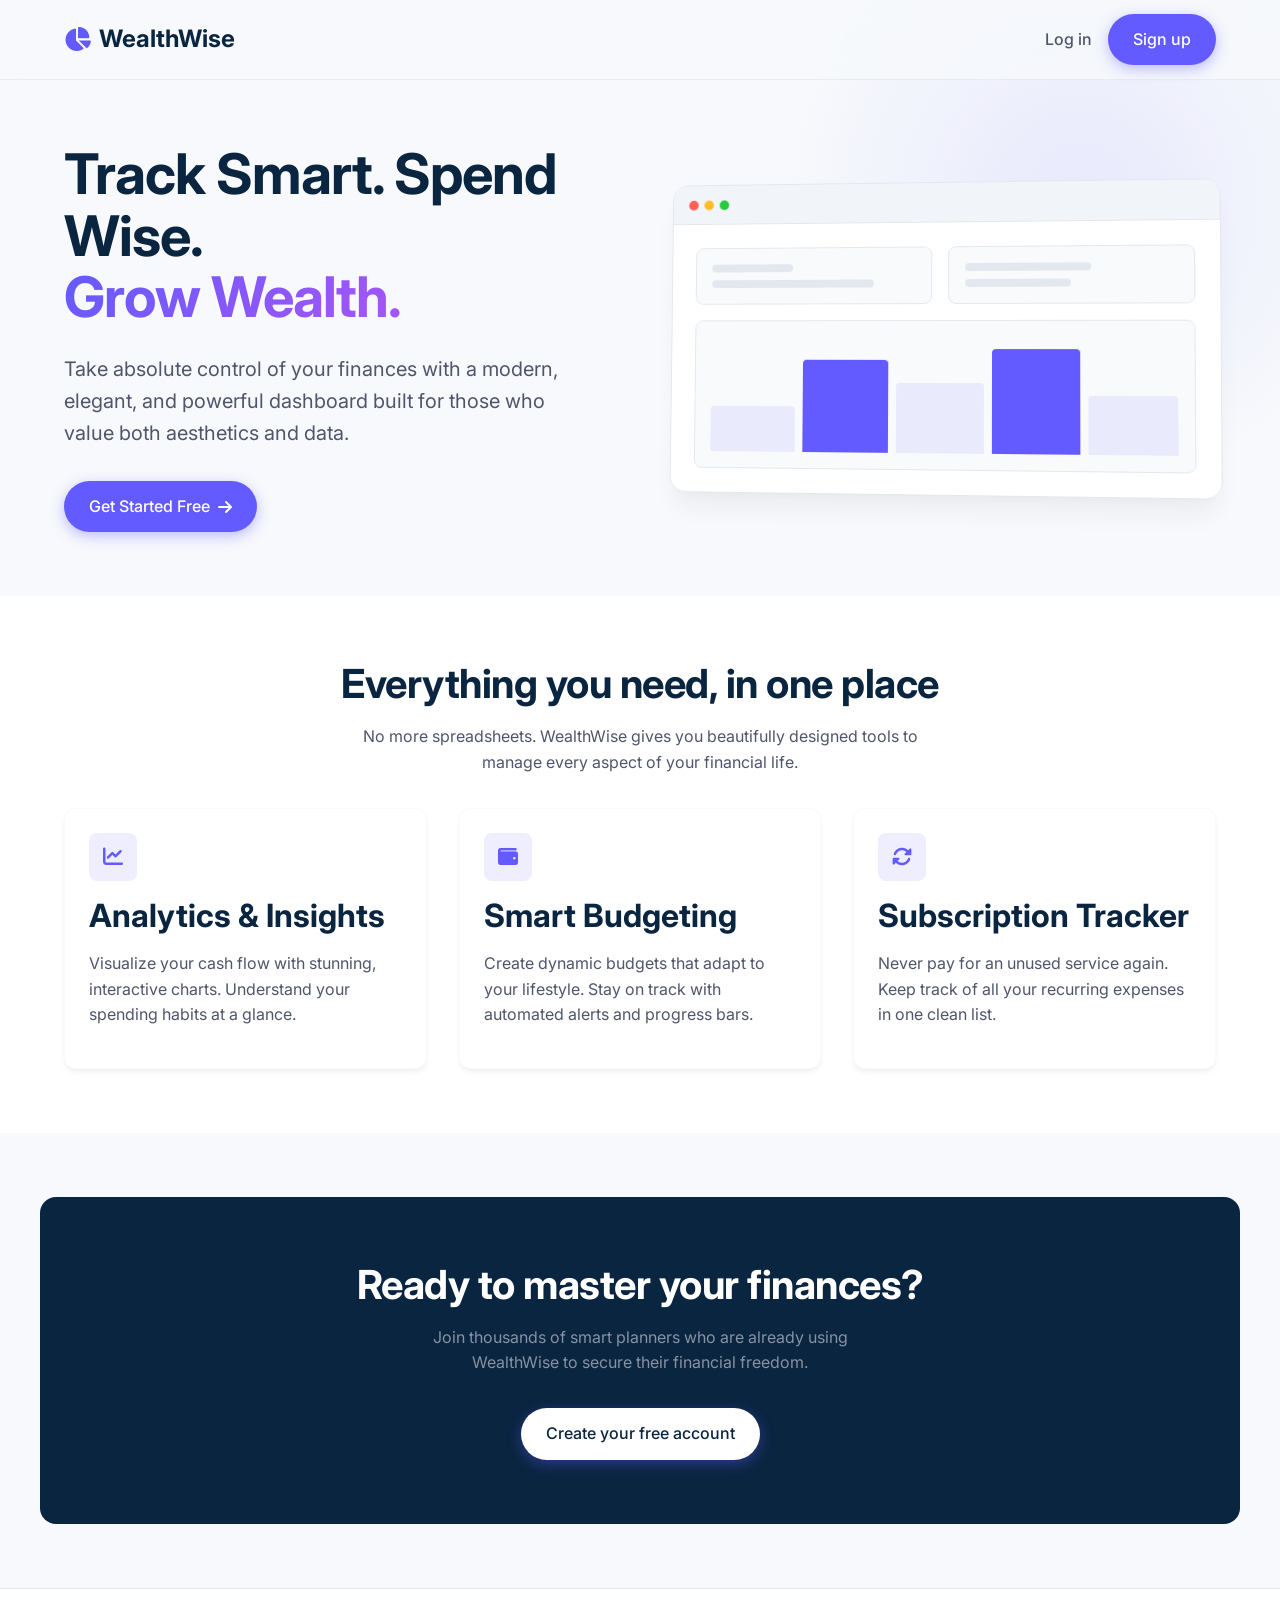
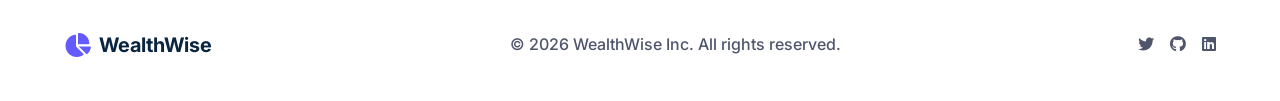
<file: settings.html>
<!DOCTYPE html>
<html lang="en">
<!-- Meta & Stylesheets -->
<head>
    <meta charset="UTF-8">
    <meta name="viewport" content="width=device-width, initial-scale=1.0">
    <meta name="description" content="User Settings - WealthWise">
    <title>Settings - WealthWise</title>
    <!-- Fonts & Icons -->
    <link rel="preconnect" href="https://fonts.googleapis.com">
    <link rel="preconnect" href="https://fonts.gstatic.com" crossorigin>
    <link href="https://fonts.googleapis.com/css2?family=Inter:wght@300;400;500;600;700&display=swap" rel="stylesheet">
    <link rel="stylesheet" href="https://cdnjs.cloudflare.com/ajax/libs/font-awesome/6.4.0/css/all.min.css">
    <!-- Local CSS -->
    <link rel="stylesheet" href="css/variables.css">
    <link rel="stylesheet" href="css/animations.css">
    <link rel="stylesheet" href="css/style.css">
    <link rel="stylesheet" href="css/components.css">
    <link rel="stylesheet" href="css/dashboard.css">
    <link rel="stylesheet" href="css/pages.css">
    <link rel="stylesheet" href="css/settings.css">
</head>
<body>
    <div class="app-layout">
         <!-- Sidebar Navigation -->
        <aside class="sidebar">
            <div class="sidebar-header">
                <a href="index.html" class="sidebar-brand">
                    <i class="fa-solid fa-chart-pie"></i> WealthWise
                </a>
                <button id="close-sidebar-btn" class="close-sidebar-btn"><i class="fa-solid fa-xmark"></i></button>
            </div>
            <nav class="sidebar-nav">
                <div class="nav-section-title">Overview</div>
                <a href="dashboard.html" class="nav-item">
                    <i class="fa-solid fa-house"></i> Dashboard
                </a>
                <a href="analytics.html" class="nav-item">
                    <i class="fa-solid fa-chart-line"></i> Analytics
                </a>
                <div class="nav-section-title" style="margin-top: 1.5rem;">Management</div>
                <a href="income.html" class="nav-item">
                    <i class="fa-solid fa-arrow-trend-up"></i> Income
                </a>
                <a href="expenses.html" class="nav-item">
                    <i class="fa-solid fa-arrow-trend-down"></i> Expenses
                </a>
                <a href="budget.html" class="nav-item">
                    <i class="fa-solid fa-wallet"></i> Budget Planner
                </a>
                <div class="nav-section-title" style="margin-top: 1.5rem;">Tools</div>
                <a href="todo.html" class="nav-item">
                    <i class="fa-solid fa-check-square"></i> Finance Tasks
                </a>
                <a href="calendar.html" class="nav-item">
                    <i class="fa-solid fa-calendar"></i> Calendar
                </a>
                <a href="settings.html" class="nav-item active" style="margin-top: 1.5rem;">
                    <i class="fa-solid fa-gear"></i> Settings
                </a>
            </nav>
              <!-- User Footer -->
            <div class="sidebar-footer">
                <div class="user-profile">
                    <div class="user-avatar">JD</div>
                    <div class="user-info">
                        <div class="user-name">John Doe</div>
                        <div class="user-email">john.doe@example.com</div>
                    </div>
                </div>
            </div>
        </aside>
        <!-- Main Content Area -->
        <main class="main-content">
            <header class="top-navbar">
                <button id="mobile-menu-btn" class="mobile-menu-btn">
                    <i class="fa-solid fa-bars"></i>
                </button>
                <div class="nav-actions">
                    <button class="action-btn">
                        <i class="fa-solid fa-moon"></i>
                    </button>
                    <div class="user-avatar" style="width: 36px; height: 36px; cursor: pointer; font-size: 14px;">JD</div>
                </div>
            </header>
            <div class="dashboard-container">
                 <!-- Page Header -->
                <div class="page-header animate-slide-up">
                    <div>
                        <h1 style="margin-bottom: 0.25rem;">Settings</h1>
                        <p class="text-muted" style="margin-bottom: 0;">Manage your account preferences and integrations.</p>
                    </div>
                </div>
                <!-- Settings Container -->
                <div class="settings-layout animate-slide-up delay-100">
                    <!-- Settings Left Tabs -->
                    <div class="settings-nav">
                        <div class="settings-nav-item active"><i class="fa-regular fa-user"></i> Profile</div>
                        <div class="settings-nav-item"><i class="fa-solid fa-lock"></i> Password</div>
                        <div class="settings-nav-item text-danger" id="logout-btn" style="margin-top: 12px; cursor: pointer;"><i class="fa-solid fa-arrow-right-from-bracket"></i> Sign Out</div>
                    </div>
                    <!-- Settings Right Panels -->
                    <div class="settings-panel">
                        <!-- Profile Panel -->
                        <div id="section-profile">
                            <h2 class="settings-panel-title">Public Profile</h2>
                            <div class="avatar-uploader" style="display: flex; justify-content: center; margin-bottom: var(--spacing-6);">
                                <div class="avatar-preview">JD</div>
                            </div>
                            <form id="form-profile">
                                <div class="settings-row">
                                    <div class="settings-form-group">
                                        <label>First Name</label>
                                        <input type="text" class="form-control" value="John" readonly style="background: var(--color-bg-body); cursor: default;">
                                    </div>
                                    <div class="settings-form-group">
                                        <label>Last Name</label>
                                        <input type="text" class="form-control" value="Doe" readonly style="background: var(--color-bg-body); cursor: default;">
                                    </div>
                                </div>
                                <div class="settings-form-group">
                                    <label>Email Address</label>
                                    <input type="email" class="form-control" value="john.doe@example.com" readonly style="background: var(--color-bg-body); cursor: default;">
                                </div>
                            </form>
                             <!-- Theme Preference Toggle -->
                            <div class="settings-toggle-row" style="margin-top: 32px; border-top: 1px solid var(--color-border); padding-top: 24px;">
                                <div class="settings-toggle-info">
                                    <h4>Dark Mode</h4>
                                    <p>Switch between light and dark theme.</p>
                                </div>
                                <label class="toggle-switch">
                                    <input type="checkbox"> 
                                    <span class="slider"></span>
                                </label>
                            </div>
                        </div>
                         <!-- Change Password Panel -->
                        <div id="section-password" style="display: none;">
                            <h2 class="settings-panel-title">Change Password</h2>
                            <form id="form-password">
                                <div class="settings-row" style="margin-top: 16px;">
                                    <div class="settings-form-group">
                                        <label>New Password</label>
                                        <input type="password" id="input-new-password" class="form-control" placeholder="Enter new password">
                                    </div>
                                    <div class="settings-form-group">
                                        <label>Confirm Password</label>
                                        <input type="password" id="input-confirm-password" class="form-control" placeholder="Confirm new password">
                                    </div>
                                </div>
                                <div style="margin-top: 32px; display: flex; justify-content: flex-end; gap: 12px;">
                                    <button type="button" class="btn btn-primary" id="save-password-btn">Update Password</button>
                                </div>
                            </form>
                        </div>
                    </div>
                </div>
            </div>
        </main>
    </div>

    <!-- Scripts -->
    <script src="js/helpers.js"></script>
    <script src="js/storage.js"></script>
    <script src="js/app.js"></script>
    <script src="js/theme.js"></script>
    <script src="js/auth.js"></script>
    <script src="js/settings.js"></script>
</body>
</html>
</file>
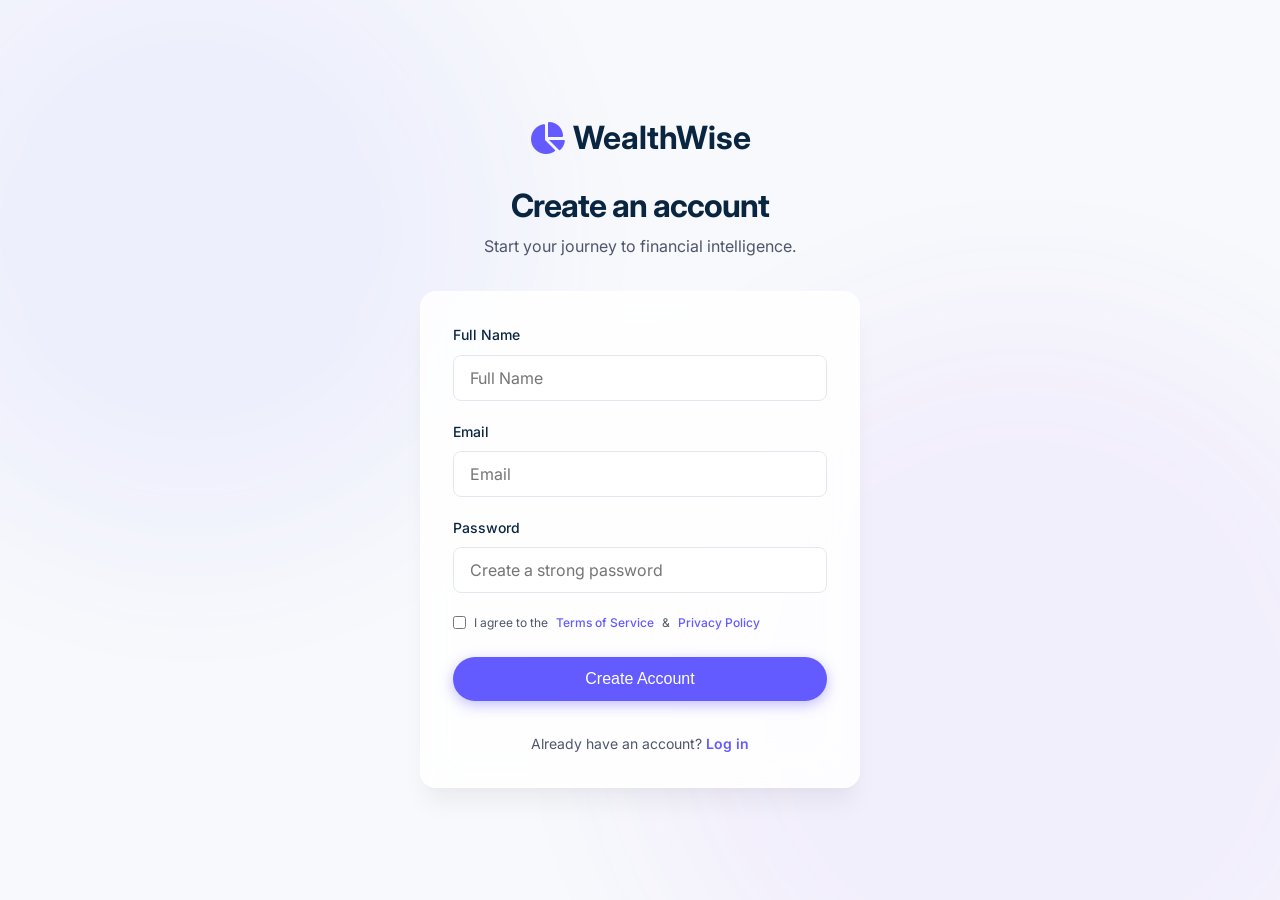
<file: signup.html>
<!DOCTYPE html>
<html lang="en">
<!-- Meta & Stylesheets -->
<head>
    <meta charset="UTF-8">
    <meta name="viewport" content="width=device-width, initial-scale=1.0">
    <meta name="description" content="Sign up for WealthWise - Personal Finance Dashboard">
    <title>Sign up for WealthWise</title>
    <!-- Fonts & Icons -->
    <link rel="preconnect" href="https://fonts.googleapis.com">
    <link rel="preconnect" href="https://fonts.gstatic.com" crossorigin>
    <link href="https://fonts.googleapis.com/css2?family=Inter:wght@300;400;500;600;700&display=swap" rel="stylesheet">
    <link rel="stylesheet" href="https://cdnjs.cloudflare.com/ajax/libs/font-awesome/6.4.0/css/all.min.css">
    <!-- Local CSS -->
    <link rel="stylesheet" href="css/variables.css">
    <link rel="stylesheet" href="css/animations.css">
    <link rel="stylesheet" href="css/style.css">
    <link rel="stylesheet" href="css/components.css">
    <link rel="stylesheet" href="css/auth.css">
</head>
<body class="auth-page">
    <!-- Background Accents -->
    <div class="auth-background">
        <div class="auth-shape shape-1"></div>
        <div class="auth-shape shape-2"></div>
    </div>
    <!-- Auth Card -->
    <div class="auth-container animate-fade-in">
        <!-- Logo & Title -->
        <div class="auth-header">
            <a href="index.html" class="auth-logo">
                <i class="fa-solid fa-chart-pie"></i>
                WealthWise
            </a>
            <h1 class="auth-title">Create an account</h1>
            <p class="auth-subtitle">Start your journey to financial intelligence.</p>
        </div>
         <!-- Registration Form -->
        <div class="auth-card animate-slide-up delay-100">
            <form action="dashboard.html" class="auth-form">
                <div class="form-group">
                    <label for="name" class="form-label">Full Name</label>
                    <input type="text" id="name" class="form-control" placeholder="Full Name" required>
                </div>
                <div class="form-group">
                    <label for="email" class="form-label">Email</label>
                    <input type="email" id="email" class="form-control" placeholder="Email" required>
                </div>
                <div class="form-group">
                    <label for="password" class="form-label">Password</label>
                    <input type="password" id="password" class="form-control" placeholder="Create a strong password" required>
                </div>
                <div class="auth-options">
                    <label class="checkbox-label" style="font-size: var(--font-size-xs);">
                        <input type="checkbox" required> I agree to the <a href="#" class="forgot-link">Terms of Service</a> & <a href="#" class="forgot-link">Privacy Policy</a>
                    </label>
                </div>
                <button type="submit" class="btn btn-primary auth-submit">
                    Create Account
                </button>
            </form>
            <!-- Login Link -->
            <div class="auth-footer">
                Already have an account? <a href="login.html">Log in</a>
            </div>
        </div>
    </div>
     <!-- Scripts -->
    <script src="js/helpers.js"></script>
    <script src="js/storage.js"></script>
    <script src="js/auth.js"></script>
</body>
</html>
</file>
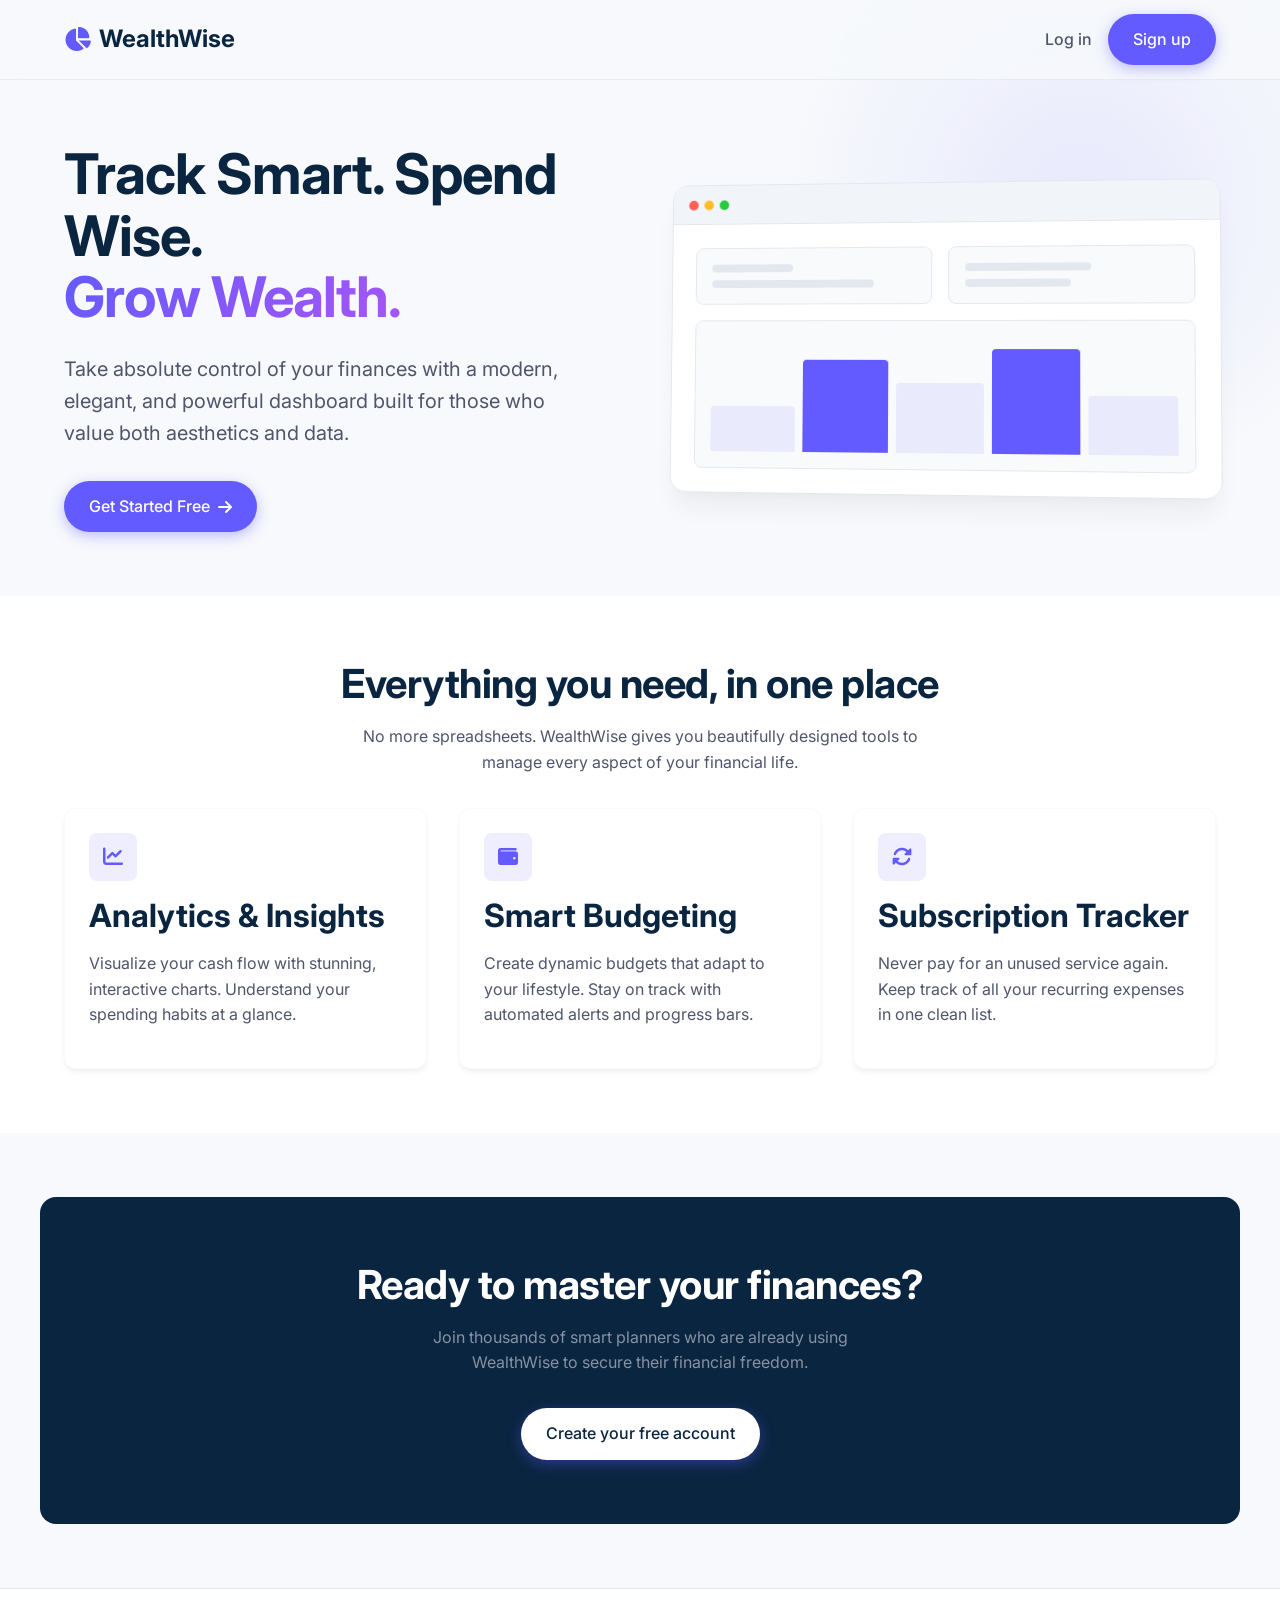
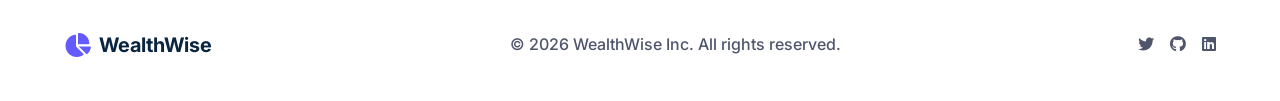
<file: todo.html>
<!DOCTYPE html>
<html lang="en">
<!-- Meta & Stylesheets -->
<head>
    <meta charset="UTF-8">
    <meta name="viewport" content="width=device-width, initial-scale=1.0">
    <meta name="description" content="Financial Tasks - WealthWise">
    <title>Financial Tasks - WealthWise</title>
    <!-- Fonts & Icons -->
    <link rel="preconnect" href="https://fonts.googleapis.com">
    <link rel="preconnect" href="https://fonts.gstatic.com" crossorigin>
    <link href="https://fonts.googleapis.com/css2?family=Inter:wght@300;400;500;600;700&display=swap" rel="stylesheet">
    <link rel="stylesheet" href="https://cdnjs.cloudflare.com/ajax/libs/font-awesome/6.4.0/css/all.min.css">
    <!-- Local CSS -->
    <link rel="stylesheet" href="css/variables.css">
    <link rel="stylesheet" href="css/animations.css">
    <link rel="stylesheet" href="css/style.css">
    <link rel="stylesheet" href="css/components.css">
    <link rel="stylesheet" href="css/dashboard.css">
    <link rel="stylesheet" href="css/pages.css">
</head>
<body>
    <div class="app-layout">
        <!-- Sidebar Navigation -->
        <aside class="sidebar">
            <div class="sidebar-header">
                <a href="index.html" class="sidebar-brand">
                    <i class="fa-solid fa-chart-pie"></i> WealthWise
                </a>
                <button id="close-sidebar-btn" class="close-sidebar-btn"><i class="fa-solid fa-xmark"></i></button>
            </div>
            <nav class="sidebar-nav">
                <div class="nav-section-title">Overview</div>
                <a href="dashboard.html" class="nav-item">
                    <i class="fa-solid fa-house"></i> Dashboard
                </a>
                <a href="analytics.html" class="nav-item">
                    <i class="fa-solid fa-chart-line"></i> Analytics
                </a>
                <div class="nav-section-title" style="margin-top: 1.5rem;">Management</div>
                <a href="income.html" class="nav-item">
                    <i class="fa-solid fa-arrow-trend-up"></i> Income
                </a>
                <a href="expenses.html" class="nav-item">
                    <i class="fa-solid fa-arrow-trend-down"></i> Expenses
                </a>
                <a href="budget.html" class="nav-item">
                    <i class="fa-solid fa-wallet"></i> Budget Planner
                </a>
                <div class="nav-section-title" style="margin-top: 1.5rem;">Tools</div>
                <a href="todo.html" class="nav-item active">
                    <i class="fa-solid fa-check-square"></i> Finance Tasks
                </a>
                <a href="calendar.html" class="nav-item">
                    <i class="fa-solid fa-calendar"></i> Calendar
                </a>
                <a href="settings.html" class="nav-item" style="margin-top: 1.5rem;">
                    <i class="fa-solid fa-gear"></i> Settings
                </a>
            </nav>
            <!-- User Footer -->
            <div class="sidebar-footer">
                <div class="user-profile">
                    <div class="user-avatar">JD</div>
                    <div class="user-info">
                        <div class="user-name">John Doe</div>
                        <div class="user-email">john.doe@example.com</div>
                    </div>
                </div>
            </div>
        </aside>
         <!-- Main Content Area -->
        <main class="main-content">
            <!-- Top Navbar -->
            <header class="top-navbar">
                <button id="mobile-menu-btn" class="mobile-menu-btn">
                    <i class="fa-solid fa-bars"></i>
                </button>
                <div class="nav-actions">
                    <button class="action-btn">
                        <i class="fa-solid fa-moon"></i>
                    </button>
                    <div class="user-avatar" style="width: 36px; height: 36px; cursor: pointer; font-size: 14px;">JD</div>
                </div>
            </header>
            <div class="dashboard-container" style="max-width: 900px;">
                <!-- Page Header -->
                <div class="page-header animate-slide-up">
                    <div>
                        <h1 style="margin-bottom: 0.25rem;">Financial Tasks</h1>
                        <p class="text-muted" style="margin-bottom: 0;">Stay on top of bills, goals, and admin work.</p>
                    </div>
                </div>
                <!-- Add Task Row -->
                <div class="add-task-row animate-slide-up delay-100">
                    <input type="text" class="form-control add-task-input" placeholder="What needs to be done? (e.g., Pay electricity bill)">
                    <button class="btn btn-primary"><i class="fa-solid fa-plus"></i> Add Task</button>
                </div>
                <!-- Task Filter Pills -->
                <div class="flex gap-4 mb-6 animate-slide-up delay-100">
                    <button class="btn btn-secondary filter-category-btn" data-category="All" style="background:var(--color-bg-body); border-color:var(--color-primary); color:var(--color-primary);">All Tasks</button>
                    <button class="btn btn-secondary filter-category-btn" data-category="Bills" style="border: 1px dashed var(--color-border); box-shadow: none;">Bills</button>
                    <button class="btn btn-secondary filter-category-btn" data-category="Goals" style="border: 1px dashed var(--color-border); box-shadow: none;">Goals</button>
                </div>
                <!-- Task Sections -->
                <div class="animate-slide-up delay-200">
                    <h3 class="todo-section-title"><i class="fa-solid fa-circle-exclamation text-danger"></i> Needs Attention</h3>
                    <div class="todo-list">
                        <div class="todo-item" style="border-left: 3px solid var(--color-danger);">
                            <div class="todo-checkbox"></div>
                            <div class="todo-content">
                                <div class="todo-title">Pay Downtown Apartments Rent</div>
                                <div class="todo-meta">
                                    <span class="todo-overdue"><i class="fa-solid fa-calendar-xmark"></i> Yesterday</span>
                                    <span class="todo-tag tag-urgent">Urgent</span>
                                    <span class="todo-tag tag-bills">Housing</span>
                                </div>
                            </div>
                            <button class="action-btn" style="width:32px; height:32px;"><i class="fa-solid fa-ellipsis"></i></button>
                        </div>
                    </div>
                    <h3 class="todo-section-title"><i class="fa-regular fa-calendar text-primary"></i> Today</h3>
                    <div class="todo-list">
                        <div class="todo-item">
                            <div class="todo-checkbox"></div>
                            <div class="todo-content">
                                <div class="todo-title">Review Amazon Web Services (AWS) Invoice</div>
                                <div class="todo-meta">
                                    <span><i class="fa-regular fa-clock"></i> Today</span>
                                    <span class="todo-tag">Review</span>
                                </div>
                            </div>
                            <button class="action-btn" style="width:32px; height:32px;"><i class="fa-solid fa-ellipsis"></i></button>
                        </div>
                        <div class="todo-item">
                            <div class="todo-checkbox checked"><i class="fa-solid fa-check" style="font-size: 12px;"></i></div>
                            <div class="todo-content">
                                <div class="todo-title completed">Transfer 15% of salary to High-Yield Savings</div>
                                <div class="todo-meta">
                                    <span><i class="fa-solid fa-check-double text-success"></i> Completed</span>
                                    <span class="todo-tag">Savings Goal</span>
                                </div>
                            </div>
                            <button class="action-btn" style="width:32px; height:32px;"><i class="fa-solid fa-ellipsis"></i></button>
                        </div>
                    </div>
                    <h3 class="todo-section-title"><i class="fa-solid fa-forward text-muted"></i> Upcoming</h3>
                    <div class="todo-list">
                        <div class="todo-item">
                            <div class="todo-checkbox"></div>
                            <div class="todo-content">
                                <div class="todo-title">Cancel Adobe Creative Cloud Trial</div>
                                <div class="todo-meta">
                                    <span><i class="fa-regular fa-calendar-days"></i> Oct 28</span>
                                    <span class="todo-tag tag-urgent">Save ₹54.99</span>
                                </div>
                            </div>
                            <button class="action-btn" style="width:32px; height:32px;"><i class="fa-solid fa-ellipsis"></i></button>
                        </div>
                        <div class="todo-item">
                            <div class="todo-checkbox"></div>
                            <div class="todo-content">
                                <div class="todo-title">File Quarterly Estimated Taxes</div>
                                <div class="todo-meta">
                                    <span><i class="fa-regular fa-calendar-days"></i> Nov 15</span>
                                    <span class="todo-tag">Taxes</span>
                                    <span class="todo-tag">Important</span>
                                </div>
                            </div>
                            <button class="action-btn" style="width:32px; height:32px;"><i class="fa-solid fa-ellipsis"></i></button>
                        </div>
                    </div>
                </div>
            </div>
        </main>
    </div>
    <!-- Scripts -->
    <script src="js/helpers.js"></script>
    <script src="js/storage.js"></script>
    <script src="js/app.js"></script>
    <script src="js/theme.js"></script>
    <script src="js/todo.js"></script>
</body>
</html>
</file>
<file: css/variables.css>
:root {
    --color-primary: #635bff;
    --color-primary-hover: #4b44d6;
    --color-primary-light: rgba(99, 91, 255, 0.1);
    --color-secondary: #0a2540;
    --color-text-main: #1a1f36;
    --color-text-muted: #4f566b;
    --color-text-light: #8792a2;
    --color-bg-body: #f7f9fc;
    --color-bg-surface: #ffffff;
    --color-bg-surface-hover: #fcfcfd;
    --color-success: #00d924;
    --color-warning: #ffb400;
    --color-danger: #ff4242;
    --color-border: #e3e8ee;
    --font-family-sans: 'Inter', -apple-system, BlinkMacSystemFont, 'Segoe UI', Roboto, Helvetica, Arial, sans-serif;
    --font-size-xs: 0.75rem;
    --font-size-sm: 0.875rem;
    --font-size-base: 1rem;
    --font-size-md: 1.125rem;
    --font-size-lg: 1.25rem;
    --font-size-xl: 1.5rem;
    --font-size-2xl: 2rem;
    --font-size-3xl: 2.5rem;
    --font-size-4xl: 3rem;
    --radius-sm: 4px;
    --radius-md: 8px;
    --radius-lg: 12px;
    --radius-xl: 16px;
    --radius-full: 9999px;
    --shadow-sm: 0 1px 2px rgba(0, 0, 0, 0.05);
    --shadow-md: 0 4px 6px -1px rgba(0, 0, 0, 0.05), 0 2px 4px -1px rgba(0, 0, 0, 0.03);
    --shadow-lg: 0 10px 15px -3px rgba(0, 0, 0, 0.05), 0 4px 6px -2px rgba(0, 0, 0, 0.03);
    --shadow-xl: 0 20px 25px -5px rgba(0, 0, 0, 0.05), 0 10px 10px -5px rgba(0, 0, 0, 0.02);
    --shadow-hover: 0 15px 35px -5px rgba(0, 0, 0, 0.07);
    --shadow-glow: 0 0 20px rgba(99, 91, 255, 0.2);
    --glass-bg: rgba(255, 255, 255, 0.7);
    --glass-border: rgba(255, 255, 255, 0.2);
    --glass-blur: blur(12px);
    --transition-fast: 0.15s ease-in-out;
    --transition-normal: 0.3s ease-in-out;
    --transition-slow: 0.5s ease;
    --spacing-1: 0.25rem;
    --spacing-2: 0.5rem;
    --spacing-3: 0.75rem;
    --spacing-4: 1rem;
    --spacing-5: 1.25rem;
    --spacing-6: 1.5rem;
    --spacing-8: 2rem;
    --spacing-10: 2.5rem;
    --spacing-12: 3rem;
    --spacing-16: 4rem;
    --container-max-width: 1200px;
    --header-height: 80px;
}

[data-theme="dark"] {
    --color-bg-body: #0a0c10;
    --color-bg-surface: #12151c;
    --color-bg-surface-hover: #1a1e27;
    --color-text-main: #f0f6fc;
    --color-text-muted: #8b949e;
    --color-text-light: #6e7681;
    --color-border: #30363d;
    --color-secondary: #c9d1d9;
    --glass-bg: rgba(18, 21, 28, 0.8);
    --glass-border: rgba(48, 54, 61, 0.5);
    --shadow-sm: 0 1px 5px rgba(0, 0, 0, 0.5);
}

[data-theme="dark"] .calendar-header-day {
    background: #161b22;
}

[data-theme="dark"] .calendar-cell:hover {
    background: #1c2128;
}

[data-theme="dark"] .calendar-cell.muted {
    background: #0d1117;
}

[data-theme="dark"] .todo-item:hover {
    background: #1c2128;
}

[data-theme="dark"] .todo-checkbox {
    background: #12151c;
    border-color: #30363d;
}

[data-theme="dark"] .calendar-controls {
    background: #12151c;
}

[data-theme="dark"] .calendar-legend {
    background: #12151c;
}

[data-theme="dark"] .calendar-nav-btn {
    background: #12151c;
}
</file>
<file: css/animations.css>
@keyframes fadeIn {
    from {
        opacity: 0;
    }
    to {
        opacity: 1;
    }
}

@keyframes slideUp {
    from {
        opacity: 0;
        transform: translateY(20px);
    }
    to {
        opacity: 1;
        transform: translateY(0);
    }
}

@keyframes slideDown {
    from {
        opacity: 0;
        transform: translateY(-20px);
    }
    to {
        opacity: 1;
        transform: translateY(0);
    }
}

@keyframes float {
    0% {
        transform: translateY(0px);
    }
    50% {
        transform: translateY(-10px);
    }
    100% {
        transform: translateY(0px);
    }
}

@keyframes pulse-glow {
    0% {
        box-shadow: 0 0 0 0 rgba(99, 91, 255, 0.4);
    }
    70% {
        box-shadow: 0 0 0 10px rgba(99, 91, 255, 0);
    }
    100% {
        box-shadow: 0 0 0 0 rgba(99, 91, 255, 0);
    }
}

.animate-fade-in {
    animation: fadeIn 0.6s var(--transition-normal) forwards;
}

.animate-slide-up {
    animation: slideUp 0.6s var(--transition-normal) forwards;
}

.animate-float {
    animation: float 6s ease-in-out infinite;
}

.delay-100 {
    animation-delay: 0.1s;
}

.delay-200 {
    animation-delay: 0.2s;
}

.delay-300 {
    animation-delay: 0.3s;
}

.delay-400 {
    animation-delay: 0.4s;
}
</file>
<file: css/style.css>
* {
    margin: 0;
    padding: 0;
    box-sizing: border-box;
}

html {
    font-size: 16px;
    scroll-behavior: smooth;
}

body {
    font-family: var(--font-family-sans);
    background-color: var(--color-bg-body);
    color: var(--color-text-main);
    line-height: 1.6;
    -webkit-font-smoothing: antialiased;
    -moz-osx-font-smoothing: grayscale;
}

a {
    color: var(--color-primary);
    text-decoration: none;
    transition: color var(--transition-fast);
}

a:hover {
    color: var(--color-primary-hover);
}

ul {
    list-style: none;
}

img {
    max-width: 100%;
    height: auto;
    display: block;
}

h1,
h2,
h3,
h4,
h5,
h6 {
    color: var(--color-secondary);
    font-weight: 700;
    line-height: 1.2;
    margin-bottom: var(--spacing-4);
}

h1 {
    font-size: var(--font-size-4xl);
    letter-spacing: -1px;
}

h2 {
    font-size: var(--font-size-3xl);
    letter-spacing: -0.5px;
}

h3 {
    font-size: var(--font-size-2xl);
}

h4 {
    font-size: var(--font-size-xl);
}

h5 {
    font-size: var(--font-size-lg);
}

h6 {
    font-size: var(--font-size-md);
}

p {
    color: var(--color-text-muted);
    margin-bottom: var(--spacing-4);
}

.text-gradient {
    background: linear-gradient(135deg, var(--color-primary) 0%, #a855f7 100%);
    -webkit-background-clip: text;
    -webkit-text-fill-color: transparent;
    background-clip: text;
}

.text-center {
    text-align: center;
}

.text-muted {
    color: var(--color-text-muted);
}

.text-light {
    color: var(--color-text-light);
}

.font-bold {
    font-weight: 700;
}

.font-semibold {
    font-weight: 600;
}

.font-medium {
    font-weight: 500;
}

.container {
    width: 100%;
    max-width: var(--container-max-width);
    margin: 0 auto;
    padding: 0 var(--spacing-6);
}

.flex {
    display: flex;
}

.flex-col {
    display: flex;
    flex-direction: column;
}

.items-center {
    align-items: center;
}

.justify-between {
    justify-content: space-between;
}

.justify-center {
    justify-content: center;
}

.gap-2 {
    gap: var(--spacing-2);
}

.gap-4 {
    gap: var(--spacing-4);
}

.gap-6 {
    gap: var(--spacing-6);
}

.gap-8 {
    gap: var(--spacing-8);
}

.grid {
    display: grid;
}

.grid-cols-2 {
    grid-template-columns: repeat(2, 1fr);
}

.grid-cols-3 {
    grid-template-columns: repeat(3, 1fr);
}

.grid-cols-4 {
    grid-template-columns: repeat(4, 1fr);
}

.section {
    padding: var(--spacing-16) 0;
}

.py-16 {
    padding-top: var(--spacing-16);
    padding-bottom: var(--spacing-16);
}

.mt-8 {
    margin-top: var(--spacing-8);
}

.mb-8 {
    margin-bottom: var(--spacing-8);
}

::-webkit-scrollbar {
    width: 8px;
}

::-webkit-scrollbar-track {
    background: var(--color-bg-body);
}

::-webkit-scrollbar-thumb {
    background: var(--color-border);
    border-radius: var(--radius-full);
}

::-webkit-scrollbar-thumb:hover {
    background: var(--color-text-light);
}
</file>
<file: css/components.css>
.btn {
    display: inline-flex;
    align-items: center;
    justify-content: center;
    padding: var(--spacing-3) var(--spacing-6);
    border-radius: var(--radius-full);
    font-weight: 500;
    font-size: var(--font-size-base);
    cursor: pointer;
    transition: all var(--transition-fast);
    border: 1px solid transparent;
    gap: var(--spacing-2);
}

.btn:active {
    transform: translateY(1px);
}

.btn-primary {
    background-color: var(--color-primary);
    color: white;
    box-shadow: 0 4px 14px 0 rgba(99, 91, 255, 0.39);
}

.btn-primary:hover {
    background-color: var(--color-primary-hover);
    box-shadow: 0 6px 20px rgba(99, 91, 255, 0.23);
    transform: translateY(-2px);
    color: white;
}

.btn-secondary {
    background-color: var(--color-bg-surface);
    color: var(--color-secondary);
    border: 1px solid var(--color-border);
    box-shadow: var(--shadow-sm);
}

.btn-secondary:hover {
    background-color: var(--color-bg-body);
    border-color: var(--color-text-light);
    transform: translateY(-2px);
    box-shadow: var(--shadow-md);
}

.btn-glass {
    background: var(--glass-bg);
    backdrop-filter: var(--glass-blur);
    -webkit-backdrop-filter: var(--glass-blur);
    border: 1px solid var(--glass-border);
    color: var(--color-secondary);
}

.btn-glass:hover {
    background: rgba(255, 255, 255, 0.9);
}

.card {
    background: var(--color-bg-surface);
    border-radius: var(--radius-lg);
    padding: var(--spacing-6);
    box-shadow: var(--shadow-md);
    border: 1px solid rgba(0, 0, 0, 0.02);
    transition: all var(--transition-normal);
}

.card:hover {
    box-shadow: var(--shadow-hover);
    transform: translateY(-4px);
}

.card-glass {
    background: var(--glass-bg);
    backdrop-filter: var(--glass-blur);
    -webkit-backdrop-filter: var(--glass-blur);
    border: 1px solid var(--glass-border);
    box-shadow: var(--shadow-lg);
    border-radius: var(--radius-xl);
}

.form-group {
    margin-bottom: var(--spacing-4);
}

.form-label {
    display: block;
    font-size: var(--font-size-sm);
    font-weight: 500;
    color: var(--color-secondary);
    margin-bottom: var(--spacing-2);
}

.form-control {
    width: 100%;
    padding: var(--spacing-3) var(--spacing-4);
    font-size: var(--font-size-base);
    font-family: var(--font-family-sans);
    color: var(--color-text-main);
    background-color: var(--color-bg-surface);
    border: 1px solid var(--color-border);
    border-radius: var(--radius-md);
    transition: border-color var(--transition-fast), box-shadow var(--transition-fast);
}

.form-control:focus {
    outline: none;
    border-color: var(--color-primary);
    box-shadow: 0 0 0 3px var(--color-primary-light);
}

.modal-overlay {
    position: fixed;
    top: 0;
    left: 0;
    right: 0;
    bottom: 0;
    background: rgba(15, 23, 42, 0.4);
    backdrop-filter: blur(4px);
    -webkit-backdrop-filter: blur(4px);
    z-index: 9999;
    display: flex;
    align-items: center;
    justify-content: center;
    opacity: 0;
    visibility: hidden;
    transition: all var(--transition-normal);
}

.modal-overlay.active {
    opacity: 1;
    visibility: visible;
}

.modal {
    background: var(--color-bg-surface);
    border-radius: var(--radius-xl);
    box-shadow: var(--shadow-xl);
    width: 90%;
    max-width: 500px;
    padding: var(--spacing-8);
    position: relative;
    transform: translateY(20px) scale(0.95);
    transition: all var(--transition-normal);
    border: 1px solid var(--color-border);
}

.modal-overlay.active .modal {
    transform: translateY(0) scale(1);
}

.modal-header {
    display: flex;
    justify-content: space-between;
    align-items: center;
    margin-bottom: var(--spacing-6);
    padding-bottom: var(--spacing-4);
    border-bottom: 1px solid var(--color-border);
}

.modal-title {
    font-size: 1.25rem;
    font-weight: 600;
    color: var(--color-secondary);
    margin: 0;
}

.modal-close {
    background: none;
    border: none;
    font-size: 1.25rem;
    color: var(--color-text-light);
    cursor: pointer;
    transition: color var(--transition-fast);
    padding: 4px;
}

.modal-close:hover {
    color: var(--color-danger);
}

.todo-section-title {
    font-size: 14px;
    font-weight: 600;
    color: var(--color-secondary);
    margin-bottom: 12px;
    display: flex;
    align-items: center;
    gap: 8px;
}

.todo-list {
    display: flex;
    flex-direction: column;
    gap: 8px;
}

.todo-item {
    display: flex;
    align-items: center;
    padding: 12px 16px;
    background: var(--color-bg-surface);
    border-radius: var(--radius-md);
    border: 1px solid var(--color-border);
    transition: all var(--transition-fast);
    gap: 16px;
}

.todo-item:hover {
    box-shadow: var(--shadow-sm);
    border-color: #cbd5e1;
    background: #f8fafc;
}

.todo-checkbox {
    width: 22px;
    height: 22px;
    border-radius: 6px;
    border: 2px solid #cbd5e1;
    display: flex;
    align-items: center;
    justify-content: center;
    cursor: pointer;
    transition: all var(--transition-fast);
    background: white;
}

.todo-checkbox:hover {
    border-color: var(--color-primary);
}

.todo-checkbox.checked {
    background: var(--color-primary);
    border-color: var(--color-primary);
    color: white;
}

.todo-content {
    flex: 1;
    display: flex;
    flex-direction: column;
    justify-content: center;
}

.todo-title {
    font-weight: 500;
    color: var(--color-text-main);
    font-size: var(--font-size-sm);
    margin-bottom: 4px;
}

.todo-title.completed {
    text-decoration: line-through;
    color: var(--color-text-light);
}

.todo-meta {
    display: flex;
    align-items: center;
    gap: 12px;
    font-size: 12px;
    color: var(--color-text-muted);
    margin-bottom: 0px;
}

.todo-tag {
    padding: 2px 8px;
    border-radius: 12px;
    background: #f1f5f9;
    font-weight: 600;
    font-size: 11px;
    color: var(--color-text-muted);
}

.tag-urgent {
    background: rgba(255, 66, 66, 0.1);
    color: var(--color-danger);
}

.tag-bills {
    background: rgba(99, 91, 255, 0.1);
    color: var(--color-primary);
}

.todo-overdue {
    color: var(--color-danger);
    font-weight: 500;
}

.add-task-row {
    display: flex;
    gap: 12px;
    margin-bottom: 24px;
}

.add-task-input {
    flex: 1;
    border: 1px dashed var(--color-border);
    background: transparent;
}

.add-task-input:focus {
    border-style: solid;
}
</file>
<file: css/responsive.css>
@media (max-width: 1024px) {
    h1 {
        font-size: var(--font-size-3xl);
    }

    h2 {
        font-size: var(--font-size-2xl);
    }

    .grid-cols-4 {
        grid-template-columns: repeat(2, 1fr);
    }

    .grid-cols-3 {
        grid-template-columns: repeat(2, 1fr);
    }

    .section {
        padding: var(--spacing-12) 0;
    }
}

@media (max-width: 768px) {
    h1 {
        font-size: var(--font-size-2xl);
    }

    h2 {
        font-size: var(--font-size-xl);
    }

    .grid-cols-3,
    .grid-cols-2,
    .grid-cols-4 {
        grid-template-columns: 1fr;
    }

    .container {
        padding: 0 var(--spacing-4);
    }

    .nav-links {
        display: none;
    }

    .hero-content {
        text-align: center;
    }

    .hero-actions {
        justify-content: center;
    }
}

@media (max-width: 480px) {
    .btn {
        width: 100%;
        justify-content: center;
        margin-bottom: var(--spacing-2);
    }

    .hero-actions {
        flex-direction: column;
    }
}
</file>
<file: css/landing.css>
.header {
    position: fixed;
    top: 0;
    left: 0;
    right: 0;
    height: var(--header-height);
    display: flex;
    align-items: center;
    background: rgba(247, 249, 252, 0.8);
    backdrop-filter: blur(12px);
    -webkit-backdrop-filter: blur(12px);
    border-bottom: 1px solid rgba(0, 0, 0, 0.05);
    z-index: 1000;
}

.logo {
    font-size: var(--font-size-xl);
    font-weight: 700;
    color: var(--color-secondary);
    display: flex;
    align-items: center;
    gap: var(--spacing-2);
}

.logo-icon {
    color: var(--color-primary);
}

.nav-links {
    display: flex;
    gap: var(--spacing-8);
    align-items: center;
}

.nav-link {
    font-weight: 500;
    color: var(--color-text-muted);
}

.nav-link:hover {
    color: var(--color-primary);
}

.hero {
    padding-top: calc(var(--header-height) + var(--spacing-16));
    padding-bottom: var(--spacing-16);
    overflow: hidden;
    position: relative;
}

.hero-background {
    position: absolute;
    top: -100px;
    right: -100px;
    width: 600px;
    height: 600px;
    background: radial-gradient(
        circle,
        rgba(99, 91, 255, 0.1) 0%,
        rgba(247, 249, 252, 0) 70%
    );
    border-radius: 50%;
    z-index: -1;
}

.hero-grid {
    display: grid;
    grid-template-columns: 1fr 1fr;
    gap: var(--spacing-12);
    align-items: center;
}

.hero-title {
    font-size: 3.5rem;
    line-height: 1.1;
    margin-bottom: var(--spacing-6);
}

.hero-subtitle {
    font-size: var(--font-size-lg);
    color: var(--color-text-muted);
    margin-bottom: var(--spacing-8);
    max-width: 500px;
}

.hero-actions {
    display: flex;
    gap: var(--spacing-4);
}

.dashboard-mockup {
    position: relative;
    z-index: 10;
}

.mockup-window {
    background: var(--color-bg-surface);
    border-radius: var(--radius-xl);
    box-shadow: var(--shadow-xl);
    border: 1px solid var(--color-border);
    overflow: hidden;
    transform: perspective(1000px) rotateY(-5deg) rotateX(2deg);
    transition: transform var(--transition-slow);
}

.mockup-window:hover {
    transform: perspective(1000px) rotateY(0deg) rotateX(0deg);
}

.mockup-header {
    height: 40px;
    background: #f1f5f9;
    border-bottom: 1px solid var(--color-border);
    display: flex;
    align-items: center;
    padding: 0 var(--spacing-4);
    gap: 6px;
}

.mockup-dot {
    width: 10px;
    height: 10px;
    border-radius: 50%;
}

.dot-red {
    background: #ff5f56;
}

.dot-yellow {
    background: #ffbd2e;
}

.dot-green {
    background: #27c93f;
}

.mockup-body {
    padding: var(--spacing-6);
    display: grid;
    gap: var(--spacing-4);
}

.mockup-card {
    background: #f8fafc;
    border-radius: var(--radius-md);
    padding: var(--spacing-4);
    border: 1px solid var(--color-border);
}

.mockup-bar {
    height: 8px;
    background: var(--color-border);
    border-radius: var(--radius-full);
    margin-bottom: 8px;
}

.features {
    background: #ffffff;
    padding: var(--spacing-16) 0;
}

.feature-icon-wrapper {
    width: 48px;
    height: 48px;
    border-radius: var(--radius-md);
    background: var(--color-primary-light);
    color: var(--color-primary);
    display: flex;
    align-items: center;
    justify-content: center;
    font-size: 1.25rem;
    margin-bottom: var(--spacing-4);
}

.cta-section {
    background: var(--color-secondary);
    color: white;
    padding: var(--spacing-16) 0;
    text-align: center;
    border-radius: var(--radius-xl);
    margin: var(--spacing-16) auto;
    max-width: 1200px;
    width: calc(100% - var(--spacing-8));
}

.cta-section h2 {
    color: white;
}

.footer {
    padding: var(--spacing-10) 0;
    border-top: 1px solid var(--color-border);
    background: white;
}

.footer-content {
    display: flex;
    justify-content: space-between;
    align-items: center;
}

@media (max-width: 768px) {
    .hero-grid {
        grid-template-columns: 1fr;
    }

    .hero-title {
        font-size: 2.5rem;
    }

    .mockup-window {
        transform: none;
    }

    .footer-content {
        flex-direction: column;
        gap: var(--spacing-4);
        text-align: center;
    }
}
</file>
<file: css/dashboard.css>
.app-layout {
    display: flex;
    min-height: 100vh;
    background-color: var(--color-bg-body);
}

.sidebar {
    width: 260px;
    background-color: var(--color-bg-surface);
    border-right: 1px solid var(--color-border);
    display: flex;
    flex-direction: column;
    position: sticky;
    top: 0;
    height: 100vh;
    z-index: 100;
    transition: all var(--transition-normal);
}

.sidebar-header {
    height: var(--header-height);
    display: flex;
    align-items: center;
    padding: 0 var(--spacing-6);
    border-bottom: 1px solid var(--color-border);
}

.sidebar-brand {
    font-size: var(--font-size-lg);
    font-weight: 700;
    color: var(--color-secondary);
    display: flex;
    align-items: center;
    gap: var(--spacing-2);
}

.sidebar-brand i {
    color: var(--color-primary);
}

.sidebar-nav {
    padding: var(--spacing-6) var(--spacing-4);
    flex: 1;
    overflow-y: auto;
}

.nav-section-title {
    font-size: var(--font-size-xs);
    text-transform: uppercase;
    letter-spacing: 0.5px;
    color: var(--color-text-light);
    font-weight: 600;
    margin-bottom: var(--spacing-3);
    padding-left: var(--spacing-3);
}

.nav-item {
    display: flex;
    align-items: center;
    gap: var(--spacing-3);
    padding: var(--spacing-3);
    color: var(--color-text-muted);
    font-weight: 500;
    border-radius: var(--radius-md);
    margin-bottom: var(--spacing-1);
    transition: all var(--transition-fast);
}

.nav-item i {
    font-size: 1.1rem;
    width: 20px;
    text-align: center;
}

.nav-item:hover,
.nav-item.active {
    background-color: var(--color-primary-light);
    color: var(--color-primary);
}

.sidebar-footer {
    padding: var(--spacing-4);
    border-top: 1px solid var(--color-border);
}

.user-profile {
    display: flex;
    align-items: center;
    gap: var(--spacing-3);
}

.user-avatar {
    width: 40px;
    height: 40px;
    border-radius: 50%;
    background: var(--color-primary);
    color: white;
    display: flex;
    align-items: center;
    justify-content: center;
    font-weight: 600;
}

.user-info {
    flex: 1;
    overflow: hidden;
}

.user-name {
    font-weight: 600;
    font-size: var(--font-size-sm);
    color: var(--color-secondary);
    white-space: nowrap;
    overflow: hidden;
    text-overflow: ellipsis;
}

.user-email {
    font-size: 12px;
    color: var(--color-text-muted);
    white-space: nowrap;
    overflow: hidden;
    text-overflow: ellipsis;
}

.main-content {
    flex: 1;
    display: flex;
    flex-direction: column;
    overflow-x: hidden;
}

.top-navbar {
    height: var(--header-height);
    background-color: var(--color-bg-surface);
    border-bottom: 1px solid var(--color-border);
    display: flex;
    align-items: center;
    justify-content: flex-end;
    padding: 0 var(--spacing-8);
    position: sticky;
    top: 0;
    z-index: 90;
}

.nav-actions {
    display: flex;
    align-items: center;
    gap: var(--spacing-4);
}

.action-btn {
    background: transparent;
    border: 1px solid var(--color-border);
    border-radius: 50%;
    width: 40px;
    height: 40px;
    display: flex;
    align-items: center;
    justify-content: center;
    cursor: pointer;
    color: var(--color-text-muted);
    transition: all var(--transition-fast);
    position: relative;
}

.action-btn:hover {
    background: var(--color-bg-body);
    color: var(--color-primary);
}

.notification-dot {
    position: absolute;
    top: 10px;
    right: 10px;
    width: 6px;
    height: 6px;
    background-color: var(--color-danger);
    border-radius: 50%;
    border: 1px solid white;
}

.dashboard-container {
    padding: var(--spacing-8);
    max-width: 1400px;
    margin: 0 auto;
    width: 100%;
}

.page-header {
    display: flex;
    justify-content: space-between;
    align-items: flex-end;
    margin-bottom: var(--spacing-8);
}

.metrics-grid {
    display: grid;
    grid-template-columns: repeat(3, 1fr);
    gap: var(--spacing-6);
    margin-bottom: var(--spacing-8);
}

.metric-card {
    position: relative;
    overflow: hidden;
}

.metric-header {
    display: flex;
    justify-content: space-between;
    align-items: center;
    margin-bottom: var(--spacing-4);
}

.metric-title {
    font-size: var(--font-size-sm);
    font-weight: 600;
    color: var(--color-text-muted);
    text-transform: uppercase;
    letter-spacing: 0.5px;
}

.metric-icon {
    width: 40px;
    height: 40px;
    border-radius: var(--radius-md);
    display: flex;
    align-items: center;
    justify-content: center;
    font-size: 1.25rem;
}

.icon-primary {
    background: var(--color-primary-light);
    color: var(--color-primary);
}

.icon-success {
    background: rgba(0, 217, 36, 0.1);
    color: var(--color-success);
}

.icon-danger {
    background: rgba(255, 66, 66, 0.1);
    color: var(--color-danger);
}

.icon-warning {
    background: rgba(255, 180, 0, 0.1);
    color: var(--color-warning);
}

.metric-value {
    font-size: var(--font-size-2xl);
    font-weight: 700;
    color: var(--color-secondary);
    line-height: 1;
    margin-bottom: var(--spacing-2);
}

.metric-trend {
    font-size: var(--font-size-xs);
    font-weight: 500;
    display: flex;
    align-items: center;
    gap: 4px;
}

.trend-up {
    color: var(--color-success);
}

.trend-down {
    color: var(--color-danger);
}

.dashboard-grid {
    display: grid;
    grid-template-columns: 2.2fr 1fr;
    gap: var(--spacing-6);
    margin-bottom: var(--spacing-8);
}

.chart-header {
    display: flex;
    justify-content: space-between;
    align-items: center;
    margin-bottom: var(--spacing-6);
}

.chart-title {
    font-size: var(--font-size-lg);
    margin: 0;
    color: var(--color-secondary);
}

.chart-placeholder {
    height: 300px;
    display: flex;
    align-items: flex-end;
    gap: var(--spacing-3);
    padding-top: var(--spacing-4);
    border-bottom: 1px solid var(--color-border);
    position: relative;
}

.chart-placeholder::before,
.chart-placeholder::after {
    content: '';
    position: absolute;
    left: 0;
    width: 100%;
    border-top: 1px dashed var(--color-border);
}

.chart-placeholder::before {
    top: 30%;
}

.chart-placeholder::after {
    top: 60%;
}

.chart-bar {
    flex: 1;
    background: var(--color-primary-light);
    border-radius: var(--radius-sm) var(--radius-sm) 0 0;
    position: relative;
    z-index: 1;
    transition: height 1s ease-out;
}

.chart-bar.active {
    background: var(--color-primary);
}

.transaction-list {
    display: flex;
    flex-direction: column;
    gap: var(--spacing-2);
}

.transaction-item {
    display: flex;
    align-items: center;
    justify-content: space-between;
    padding: var(--spacing-3);
    border-radius: var(--radius-md);
    transition: background var(--transition-fast);
    border: 1px solid transparent;
}

.transaction-item:hover {
    background: var(--color-bg-body);
    border-color: var(--color-border);
}

.tx-left {
    display: flex;
    align-items: center;
    gap: var(--spacing-4);
}

.tx-icon {
    width: 44px;
    height: 44px;
    border-radius: 50%;
    display: flex;
    align-items: center;
    justify-content: center;
    background: white;
    border: 1px solid var(--color-border);
    color: var(--color-text-muted);
}

.tx-details h4 {
    margin: 0 0 2px 0;
    font-size: var(--font-size-sm);
    color: var(--color-secondary);
}

.tx-details p {
    margin: 0;
    font-size: var(--font-size-xs);
    color: var(--color-text-light);
}

.tx-right {
    text-align: right;
}

.tx-amount {
    font-weight: 600;
    font-size: var(--font-size-base);
    margin-bottom: 2px;
}

.tx-amount.positive {
    color: var(--color-success);
}

.tx-status {
    font-size: 11px;
    background: var(--color-bg-body);
    padding: 2px 8px;
    border-radius: var(--radius-full);
    color: var(--color-text-muted);
    font-weight: 500;
}

@media (max-width: 1200px) {
    .dashboard-grid {
        grid-template-columns: 1fr;
    }
}

@media (max-width: 1024px) {
    .metrics-grid {
        grid-template-columns: repeat(2, 1fr);
    }

    .sidebar {
        transform: translateX(-100%);
        position: fixed;
        box-shadow: var(--shadow-lg);
    }
}

@media (max-width: 768px) {
    .top-navbar {
        padding: 0 var(--spacing-4);
    }

    .dashboard-container {
        padding: var(--spacing-4);
    }

    .metrics-grid {
        grid-template-columns: 1fr;
    }

    .page-header {
        flex-direction: column;
        align-items: flex-start;
        gap: var(--spacing-4);
    }

    .search-bar {
        display: none;
    }
}

.mobile-menu-btn {
    display: none;
    background: transparent;
    border: none;
    font-size: 1.5rem;
    color: var(--color-text-main);
    cursor: pointer;
    padding: var(--spacing-2);
}

.close-sidebar-btn {
    display: none;
    background: transparent;
    border: none;
    font-size: 1.25rem;
    color: var(--color-text-main);
    cursor: pointer;
}

@media (max-width: 768px) {
    .sidebar {
        position: fixed;
        left: -260px;
        z-index: 1000;
    }

    .sidebar.active {
        left: 0 !important;
        transform: translateX(0) !important;
        box-shadow: 4px 0 15px rgba(0, 0, 0, 0.5) !important;
    }

    .top-navbar {
        justify-content: space-between;
    }

    .mobile-menu-btn {
        display: block;
    }

    .close-sidebar-btn {
        display: block;
    }

    .sidebar-header {
        justify-content: space-between;
    }
}
</file>
<file: css/pages.css>
.data-table-container {
    background: var(--color-bg-surface);
    border-radius: var(--radius-lg);
    box-shadow: var(--shadow-sm);
    border: 1px solid var(--color-border);
    overflow-x: auto;
}

.data-table {
    width: 100%;
    border-collapse: collapse;
    text-align: left;
}

.data-table th,
.data-table td {
    padding: var(--spacing-4) var(--spacing-6);
    border-bottom: 1px solid var(--color-border);
}

.data-table th {
    background-color: #f8fafc;
    color: var(--color-text-muted);
    font-weight: 600;
    font-size: var(--font-size-sm);
    text-transform: uppercase;
    letter-spacing: 0.5px;
}

.data-table td {
    font-size: var(--font-size-sm);
}

.data-table tbody tr {
    transition: background-color var(--transition-fast);
}

.data-table tbody tr:hover {
    background-color: var(--color-bg-body);
}

.data-table tbody tr:last-child td {
    border-bottom: none;
}

.filter-bar {
    display: flex;
    justify-content: space-between;
    align-items: center;
    margin-bottom: var(--spacing-6);
    flex-wrap: wrap;
    gap: var(--spacing-4);
}

.filter-group {
    display: flex;
    gap: var(--spacing-4);
}

.page-summary-grid {
    display: grid;
    grid-template-columns: repeat(3, 1fr);
    gap: var(--spacing-6);
    margin-bottom: var(--spacing-8);
}

.status-pill {
    display: inline-block;
    padding: 4px 12px;
    border-radius: var(--radius-full);
    font-size: 11px;
    font-weight: 600;
    text-transform: uppercase;
    letter-spacing: 0.3px;
}

.status-success {
    background: rgba(0, 217, 36, 0.1);
    color: var(--color-success);
    border: 1px solid rgba(0, 217, 36, 0.2);
}

.status-warning {
    background: rgba(255, 180, 0, 0.1);
    color: var(--color-warning);
    border: 1px solid rgba(255, 180, 0, 0.2);
}

.status-danger {
    background: rgba(255, 66, 66, 0.1);
    color: var(--color-danger);
    border: 1px solid rgba(255, 66, 66, 0.2);
}

.status-neutral {
    background: var(--color-bg-body);
    color: var(--color-text-muted);
    border: 1px solid var(--color-border);
}

.text-main {
    color: var(--color-secondary);
}

.text-xs {
    font-size: var(--font-size-xs);
}

.progress-container {
    width: 100%;
    height: 8px;
    background-color: var(--color-bg-body);
    border-radius: var(--radius-full);
    overflow: hidden;
    margin: var(--spacing-3) 0;
    border: 1px solid var(--color-border);
}

.progress-bar {
    height: 100%;
    border-radius: var(--radius-full);
    transition: width 1s ease-in-out;
}

.bg-primary {
    background-color: var(--color-primary);
}

.bg-success {
    background-color: var(--color-success);
}

.bg-warning {
    background-color: var(--color-warning);
}

.bg-danger {
    background-color: var(--color-danger);
}

.budget-stats {
    display: flex;
    justify-content: space-between;
    font-size: var(--font-size-sm);
    color: var(--color-text-muted);
}

@media (max-width: 1024px) {
    .page-summary-grid {
        grid-template-columns: repeat(2, 1fr);
    }
}

@media (max-width: 768px) {
    .page-summary-grid {
        grid-template-columns: 1fr;
    }

    .filter-bar {
        flex-direction: column;
        align-items: flex-start;
    }
}
</file>
<file: css/analytics.css>
.donut-chart {
    width: 200px;
    height: 200px;
    border-radius: 50%;
    background: conic-gradient(
        var(--color-primary) 0% 40%,
        var(--color-warning) 40% 65%,
        var(--color-danger) 65% 85%,
        #e2e8f0 85% 100%
    );
    margin: 0 auto;
    position: relative;
    display: flex;
    align-items: center;
    justify-content: center;
}

.donut-hole {
    width: 130px;
    height: 130px;
    background: var(--color-bg-surface);
    border-radius: 50%;
    display: flex;
    flex-direction: column;
    align-items: center;
    justify-content: center;
    box-shadow: inset 0 2px 4px rgba(0, 0, 0, 0.02);
}

.legend-list {
    display: flex;
    flex-direction: column;
    gap: var(--spacing-4);
}

.legend-item {
    display: flex;
    justify-content: space-between;
    align-items: center;
    font-size: var(--font-size-sm);
}

.legend-color {
    width: 12px;
    height: 12px;
    border-radius: 50%;
    display: inline-block;
    margin-right: 8px;
}
</file>
<file: css/calendar.css>
.calendar-wrapper {
    margin-top: 24px;
    box-shadow: var(--shadow-sm);
    border-radius: var(--radius-lg);
    overflow: hidden;
}

.calendar-controls {
    background: var(--color-bg-surface);
    padding: 16px 24px;
    display: flex;
    justify-content: space-between;
    align-items: center;
    border-bottom: 1px solid var(--color-border);
}

.calendar-title {
    font-size: 18px;
    font-weight: 600;
    margin: 0;
    color: var(--color-secondary);
    display: flex;
    align-items: center;
    gap: 12px;
}

.calendar-nav-btn {
    width: 32px;
    height: 32px;
    display: inline-flex;
    align-items: center;
    justify-content: center;
    border-radius: var(--radius-md);
    border: 1px solid var(--color-border);
    background: var(--color-bg-surface);
    cursor: pointer;
    color: var(--color-text-main);
}

.calendar-nav-btn:hover {
    background: var(--color-bg-body);
}

.calendar-grid {
    display: grid;
    grid-template-columns: repeat(7, 1fr);
    gap: 1px;
    background: var(--color-border);
}

.calendar-header-day {
    background: var(--color-bg-body);
    padding: 12px;
    text-align: center;
    font-weight: 600;
    font-size: 12px;
    text-transform: uppercase;
    letter-spacing: 0.5px;
    color: var(--color-text-muted);
}

.calendar-cell {
    background: var(--color-bg-surface);
    min-height: 110px;
    padding: 10px;
    transition: background 0.2s;
    position: relative;
}

.calendar-cell:hover {
    background: var(--color-bg-body);
    cursor: pointer;
}

.calendar-cell.muted {
    background: var(--color-bg-body);
    color: var(--color-text-light);
}

.calendar-cell.today .date-number {
    background: var(--color-primary);
    color: white;
    border-radius: 50%;
    width: 24px;
    height: 24px;
    display: flex;
    align-items: center;
    justify-content: center;
}

.calendar-cell.today {
    background: rgba(99, 91, 255, 0.02);
}

.date-number {
    font-weight: 500;
    font-size: 13px;
    margin-bottom: 8px;
    color: var(--color-text-main);
}

.muted .date-number {
    color: var(--color-text-light);
}

.calendar-event {
    font-size: 11px;
    padding: 4px 8px;
    border-radius: 4px;
    margin-bottom: 4px;
    white-space: nowrap;
    overflow: hidden;
    text-overflow: ellipsis;
    display: block;
    font-weight: 500;
    cursor: pointer;
}

.calendar-event:hover {
    opacity: 0.9;
}

.event-income {
    background: rgba(0, 217, 36, 0.15);
    color: #008716;
}

.event-bill {
    background: rgba(255, 66, 66, 0.15);
    color: #c40000;
}

.event-goal {
    background: rgba(99, 91, 255, 0.15);
    color: var(--color-primary);
}

.calendar-legend {
    display: flex;
    gap: 16px;
    padding: 16px 24px;
    background: var(--color-bg-surface);
    border-top: 1px solid var(--color-border);
    font-size: 12px;
}

.legend-item {
    display: flex;
    align-items: center;
    gap: 6px;
    color: var(--color-text-muted);
    font-weight: 500;
}

.legend-dot {
    width: 10px;
    height: 10px;
    border-radius: 50%;
}
</file>
<file: css/auth.css>
.auth-page {
    min-height: 100vh;
    display: flex;
    align-items: center;
    justify-content: center;
    background-color: var(--color-bg-body);
    position: relative;
    overflow: hidden;
    padding: var(--spacing-4);
}

.auth-background {
    position: absolute;
    top: 0;
    left: 0;
    width: 100%;
    height: 100%;
    overflow: hidden;
    z-index: 1;
}

.auth-shape {
    position: absolute;
    filter: blur(80px);
    z-index: -1;
    opacity: 0.6;
}

.shape-1 {
    top: -10%;
    left: -10%;
    width: 50vw;
    height: 50vw;
    background: var(--color-primary-light);
    border-radius: 50%;
    animation: float 15s ease-in-out infinite alternate;
}

.shape-2 {
    bottom: -20%;
    right: -10%;
    width: 60vw;
    height: 60vw;
    background: rgba(168, 85, 247, 0.1);
    border-radius: 50%;
    animation: float 20s ease-in-out infinite alternate-reverse;
}

.auth-container {
    width: 100%;
    max-width: 440px;
    position: relative;
    z-index: 10;
}

.auth-header {
    text-align: center;
    margin-bottom: var(--spacing-8);
}

.auth-logo {
    display: inline-flex;
    align-items: center;
    gap: var(--spacing-2);
    font-size: var(--font-size-2xl);
    font-weight: 700;
    color: var(--color-secondary);
    margin-bottom: var(--spacing-6);
}

.auth-logo i {
    color: var(--color-primary);
}

.auth-title {
    font-size: var(--font-size-2xl);
    margin-bottom: var(--spacing-2);
}

.auth-subtitle {
    color: var(--color-text-muted);
}

.auth-card {
    background: rgba(255, 255, 255, 0.85);
    backdrop-filter: blur(20px);
    -webkit-backdrop-filter: blur(20px);
    border-radius: var(--radius-xl);
    padding: var(--spacing-8);
    box-shadow: var(--shadow-xl);
    border: 1px solid rgba(255, 255, 255, 0.5);
}

.auth-form .form-group {
    margin-bottom: var(--spacing-5);
}

.auth-options {
    display: flex;
    align-items: center;
    justify-content: space-between;
    margin-bottom: var(--spacing-6);
    font-size: var(--font-size-sm);
}

.checkbox-label {
    display: flex;
    align-items: center;
    gap: var(--spacing-2);
    cursor: pointer;
    color: var(--color-text-muted);
    user-select: none;
}

.forgot-link {
    color: var(--color-primary);
    font-weight: 500;
}

.forgot-link:hover {
    text-decoration: underline;
}

.auth-submit {
    width: 100%;
}

.auth-divider {
    display: flex;
    align-items: center;
    text-align: center;
    margin: var(--spacing-6) 0;
    color: var(--color-text-light);
    font-size: var(--font-size-sm);
    text-transform: uppercase;
    letter-spacing: 0.5px;
    font-weight: 600;
}

.auth-divider::before,
.auth-divider::after {
    content: '';
    flex: 1;
    border-bottom: 1px solid var(--color-border);
}

.auth-divider:not(:empty)::before {
    margin-right: 1em;
}

.auth-divider:not(:empty)::after {
    margin-left: 1em;
}

.social-login {
    display: grid;
    grid-template-columns: 1fr 1fr;
    gap: var(--spacing-4);
}

.btn-social {
    background: white;
    border: 1px solid var(--color-border);
    color: var(--color-secondary);
    box-shadow: var(--shadow-sm);
}

.btn-social:hover {
    background: var(--color-bg-surface-hover);
    transform: translateY(-1px);
    box-shadow: var(--shadow-md);
}

.auth-footer {
    text-align: center;
    margin-top: var(--spacing-8);
    font-size: var(--font-size-sm);
    color: var(--color-text-muted);
}

.auth-footer a {
    font-weight: 600;
}

@media (max-width: 480px) {
    .auth-card {
        padding: var(--spacing-6) var(--spacing-4);
    }
}
</file>
<file: css/settings.css>
.settings-layout {
    display: grid;
    grid-template-columns: 240px 1fr;
    gap: var(--spacing-8);
    align-items: start;
}

.settings-nav {
    display: flex;
    flex-direction: column;
    gap: 4px;
}

.settings-nav-item {
    padding: 10px 16px;
    border-radius: var(--radius-md);
    color: var(--color-text-muted);
    font-weight: 500;
    font-size: var(--font-size-sm);
    display: flex;
    align-items: center;
    gap: 12px;
    cursor: pointer;
    transition: all var(--transition-fast);
}

.settings-nav-item:hover {
    background: var(--color-bg-body);
    color: var(--color-text-main);
}

.settings-nav-item.active {
    background: var(--color-bg-surface);
    color: var(--color-primary);
    box-shadow: var(--shadow-sm);
}

.settings-panel {
    background: var(--color-bg-surface);
    border-radius: var(--radius-lg);
    box-shadow: var(--shadow-sm);
    border: 1px solid var(--color-border);
    padding: 32px;
}

.settings-panel-title {
    font-size: 18px;
    font-weight: 600;
    color: var(--color-secondary);
    margin-bottom: 24px;
    padding-bottom: 16px;
    border-bottom: 1px solid var(--color-border);
}

.settings-form-group {
    margin-bottom: 24px;
}

.settings-form-group label {
    display: block;
    font-weight: 500;
    font-size: var(--font-size-sm);
    color: var(--color-text-main);
    margin-bottom: 8px;
}

.settings-row {
    display: flex;
    gap: 16px;
}

.settings-row .settings-form-group {
    flex: 1;
}

.avatar-uploader {
    display: flex;
    align-items: center;
    gap: 24px;
    margin-bottom: 32px;
}

.avatar-preview {
    width: 80px;
    height: 80px;
    background: var(--color-primary);
    color: white;
    border-radius: 50%;
    display: flex;
    align-items: center;
    justify-content: center;
    font-size: 24px;
    font-weight: 600;
}

.toggle-switch {
    position: relative;
    display: inline-block;
    width: 44px;
    height: 24px;
}

.toggle-switch input {
    opacity: 0;
    width: 0;
    height: 0;
}

.slider {
    position: absolute;
    cursor: pointer;
    top: 0;
    left: 0;
    right: 0;
    bottom: 0;
    background-color: var(--color-border);
    transition: .4s;
    border-radius: 24px;
}

.slider:before {
    position: absolute;
    content: "";
    height: 18px;
    width: 18px;
    left: 3px;
    bottom: 3px;
    background-color: white;
    transition: .4s;
    border-radius: 50%;
    box-shadow: 0 2px 4px rgba(0, 0, 0, 0.1);
}

input:checked + .slider {
    background-color: var(--color-success);
}

input:checked + .slider:before {
    transform: translateX(20px);
}

.settings-toggle-row {
    display: flex;
    justify-content: space-between;
    align-items: center;
    padding: 16px 0;
    border-bottom: 1px solid var(--color-border);
}

.settings-toggle-row:last-child {
    border-bottom: none;
}

.settings-toggle-info h4 {
    margin: 0;
    font-size: 14px;
    font-weight: 500;
    color: var(--color-text-main);
    margin-bottom: 4px;
}

.settings-toggle-info p {
    margin: 0;
    font-size: 13px;
    color: var(--color-text-muted);
}

@media (max-width: 768px) {
    .settings-layout {
        grid-template-columns: 1fr;
    }

    .settings-nav {
        flex-direction: row;
        overflow-x: auto;
        padding-bottom: 8px;
    }

    .settings-nav-item {
        white-space: nowrap;
    }

    .settings-row {
        flex-direction: column;
        gap: 0;
    }
}
</file>
